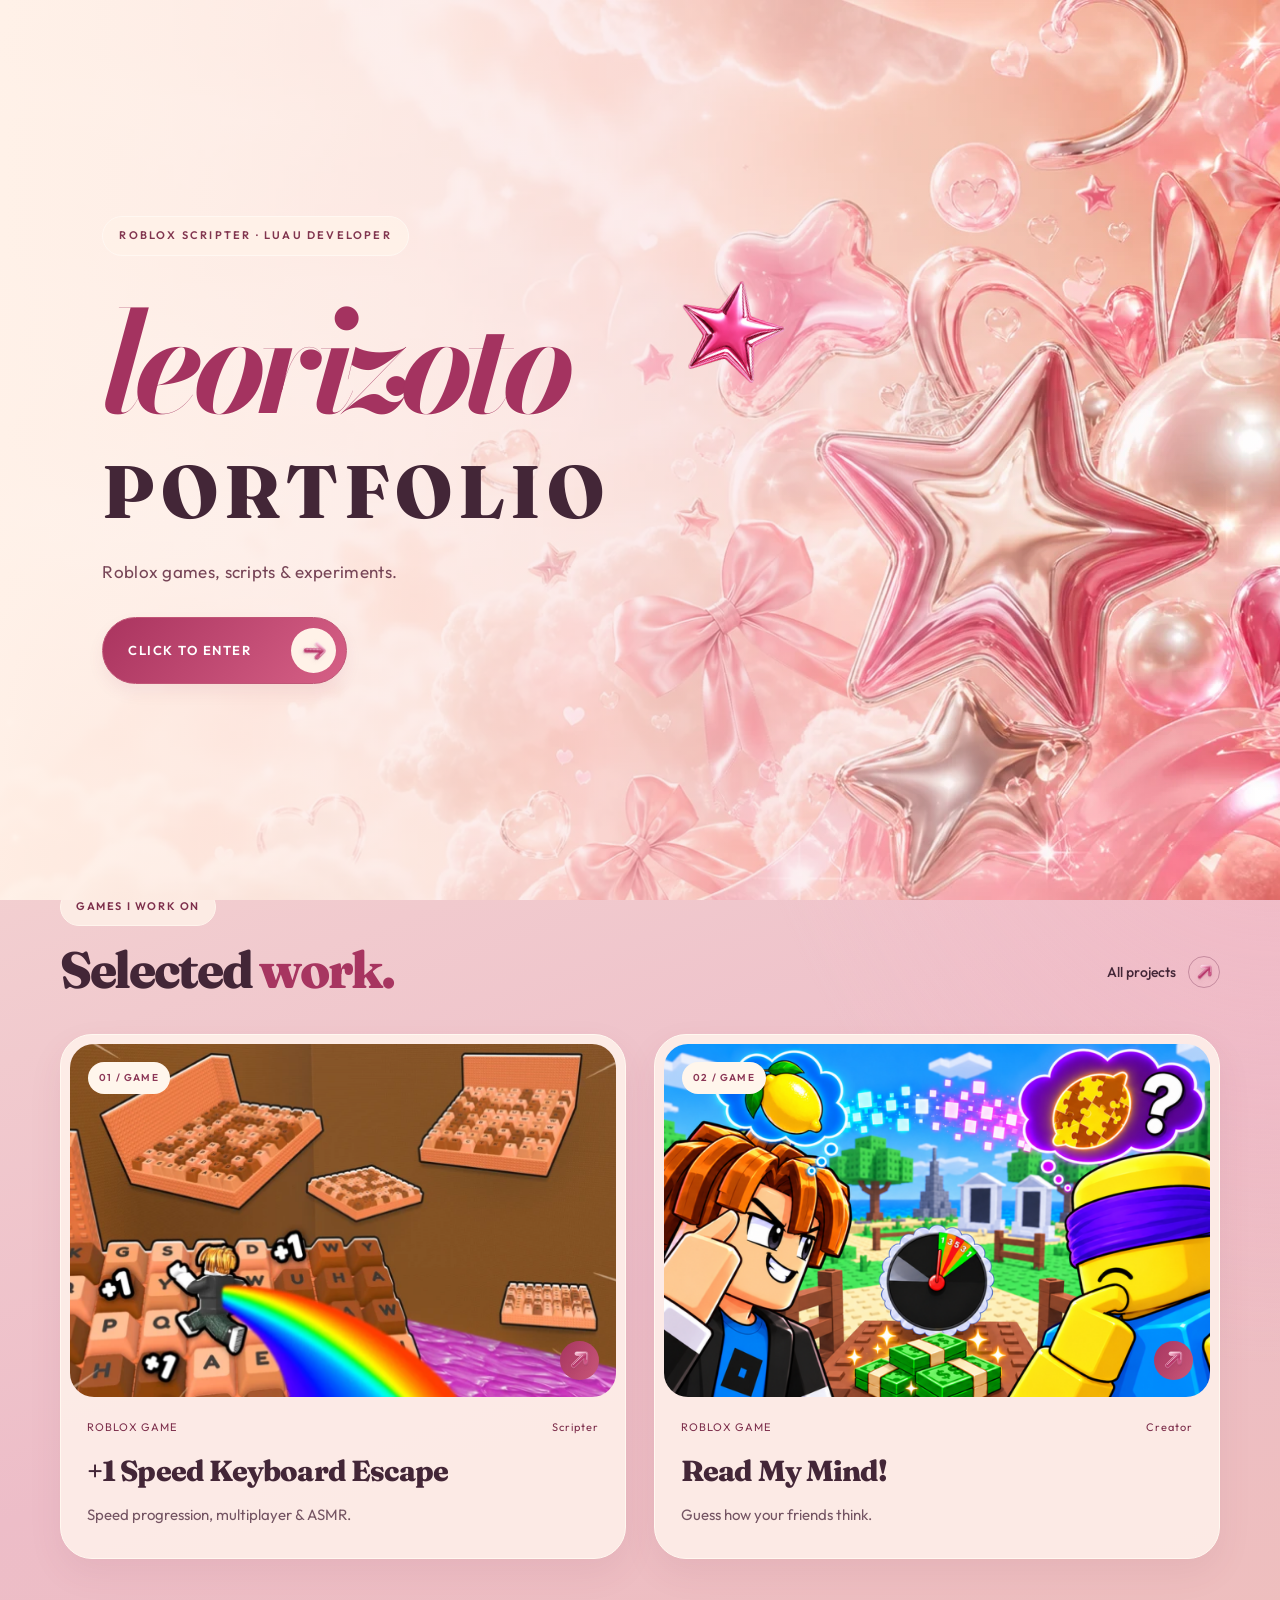
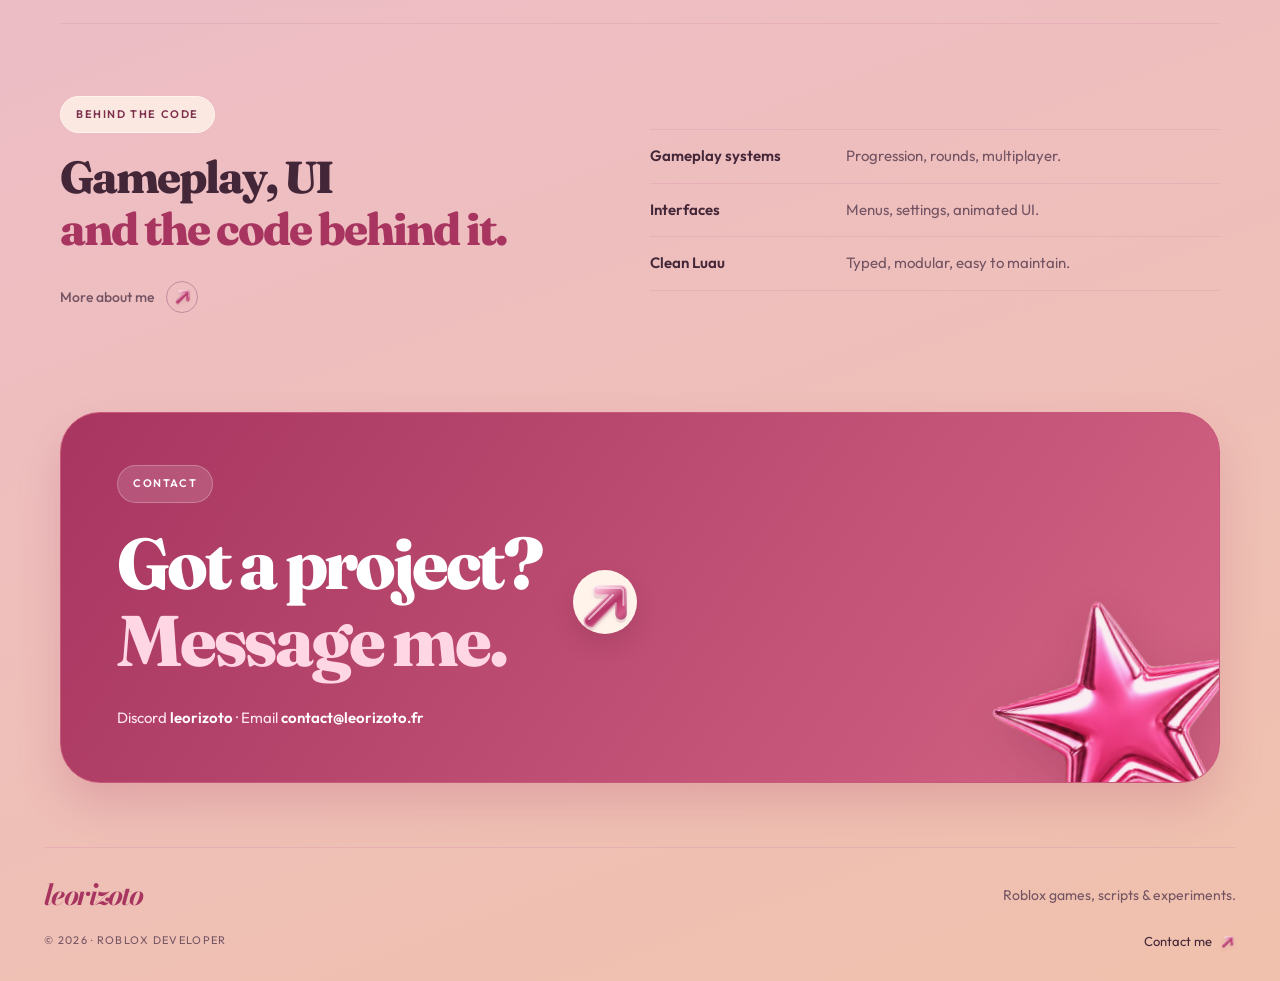
<file: index.html>
<!doctype html><html lang="en"><head><meta charset="utf-8"><meta name="viewport" content="width=device-width,initial-scale=1"><title>Roblox developer — leorizoto</title><meta name="description" content="leorizoto — Roblox developer. Explore games, Luau scripting, gameplay systems and interfaces."><meta name="theme-color" content="#f8eee6"><link rel="icon" href="favicon.jpg"><link rel="preconnect" href="https://fonts.googleapis.com"><link rel="preconnect" href="https://fonts.gstatic.com" crossorigin><link href="https://fonts.googleapis.com/css2?family=Bodoni+Moda:ital,wght@1,700&family=Fraunces:wght@500;600;700;800&family=Outfit:wght@400;500;600;700&display=swap" rel="stylesheet"><link rel="stylesheet" href="styles.css?v=pages-1"><script src="script.js?v=heritage-1" defer></script><script src="analytics.js?v=pages-1" defer></script><script src="game-stats.js?v=2" defer></script><link rel="stylesheet" href="heritage.css?v=7"></head><body><div class="enter-screen" id="enter-screen" role="dialog" aria-modal="true" aria-label="Welcome to leorizoto’s portfolio">
<div class="entrance-panel entrance-left" aria-hidden="true"></div>
<div class="entrance-panel entrance-right" aria-hidden="true"></div>
<div class="enter-cloud">
<img class="enter-sticker" src="star.webp" alt="" decoding="async" width="516" height="473"/>
<span class="entrance-kicker">ROBLOX SCRIPTER · LUAU DEVELOPER</span>
<strong class="entrance-signature">leorizoto</strong>
<span class="entrance-title">PORTFOLIO</span>
<p class="entrance-caption">Roblox games, scripts &amp; experiments.</p>
<button id="enter-button" type="button">
<b>CLICK TO ENTER</b>
<i aria-hidden="true"><img class="rose-arrow enter-arrow" src="rose-arrow.svg" width="26" height="26" alt=""/></i>
</button>
</div>
</div>
<a class="skip-link" href="#main">Skip to content</a><header class="site-header"><nav aria-label="Main navigation"><a class="brand" href="index.html" aria-label="leorizoto home">leorizoto<span class="brand-star" aria-hidden="true">✳</span></a><div class="navlinks"><a href="index.html" aria-current="page">Home</a><a href="projects.html" >Projects</a><a href="about.html" >About</a></div><a class="contact-link" href="contact.html" >Let’s talk <span><img class="rose-arrow" src="rose-arrow.svg" width="26" height="26" alt="" aria-hidden="true"/></span></a></nav></header><main id="main"><section class="hero" id="top">
<img class="hero-sticker s-star" src="star.webp" alt="" aria-hidden="true" width="516" height="473" decoding="async"/>
<img class="hero-sticker s-heart" src="heart.webp" alt="" aria-hidden="true" width="493" height="434" decoding="async"/>
<img class="hero-sticker s-bow" src="bow.webp" alt="" aria-hidden="true" width="493" height="434" decoding="async"/>
<div class="eyebrow">
<i>
</i> AVAILABLE FOR COMMISSION</div>
<h1>
<span>GAME</span>
<br/>SCRIPTER.</h1>
<p>I’m leorizoto. I script Roblox games in <strong>Luau</strong>, from gameplay systems to menus and interfaces.</p>
<div class="actions">
<a class="primary" href="projects.html">Explore my work <b aria-hidden="true"><img class="rose-arrow work-arrow" src="rose-arrow.svg" width="22" height="22" alt=""/></b>
</a>
<a class="play" href="about.html">
<i aria-hidden="true"><img class="rose-play" src="rose-play.svg" width="22" height="22" alt=""/></i> About me</a>
</div>
<a class="hero-proof game-impact" href="keyboard-escape.html" data-project="keyboard-escape"><span class="proof-game"><img src="keyboard-escape.png" alt="" width="768" height="432" decoding="async"/><span><small>SCRIPTER ON</small><b>+1 Speed Keyboard Escape</b></span></span><dl class="proof-stats"><div><dd data-stat="visits" title="6,096,191,564">6.1B</dd><dt>VISITS</dt></div><div><dd data-stat="peak" title="7,263,327">7.26M</dd><dt>PEAK PLAYERS</dt></div><div class="ccu-stat"><dd data-stat="playing" title="219,461">219.46K</dd><dt data-ccu-label data-live="PLAYING NOW" data-stale="LAST SNAPSHOT">PLAYING NOW</dt></div></dl></a>
<div class="profile-cluster">
<img class="portrait-scene" src="dreamscape.webp" alt="" width="1717" height="916" decoding="async"/>
<span class="portrait-label">LEORIZOTO · LUAU</span>
<div class="profile-halo">
</div>
<img src="avatar.jpg" alt="leorizoto" decoding="async" width="736" height="736"/>
</div>
</section><section class="selected wrap"><div class="section-heading"><div><p class="eyebrow">GAMES I WORK ON</p><h2>Selected <em>work.</em></h2></div><a class="text-link" href="projects.html">All projects <span><img class="rose-arrow" src="rose-arrow.svg" width="26" height="26" alt="" aria-hidden="true"/></span></a></div><div class="project-grid"><a class="project-card " href="keyboard-escape.html" data-project="keyboard-escape" data-category="Game"><div class="card-art"><img src="keyboard-escape.png" alt="Players racing across giant chocolate keyboards" width="768" height="432" loading="lazy" decoding="async"><span class="card-number">01 / GAME</span><span class="card-arrow" aria-hidden="true"><img class="rose-arrow" src="rose-arrow.svg" width="26" height="26" alt="" aria-hidden="true"/></span></div><div class="card-copy"><div class="card-meta"><span>ROBLOX GAME</span><span>Scripter</span></div><h3>+1 Speed Keyboard Escape</h3><p>Speed progression, multiplayer &amp; ASMR.</p></div></a><a class="project-card " href="read-my-mind.html" data-project="read-my-mind" data-category="Game"><div class="card-art"><img src="read-my-mind.png" alt="Two Roblox characters trying to read each other’s minds" width="768" height="432" loading="lazy" decoding="async"><span class="card-number">02 / GAME</span><span class="card-arrow" aria-hidden="true"><img class="rose-arrow" src="rose-arrow.svg" width="26" height="26" alt="" aria-hidden="true"/></span></div><div class="card-copy"><div class="card-meta"><span>ROBLOX GAME</span><span>Creator</span></div><h3>Read My Mind!</h3><p>Guess how your friends think.</p></div></a></div></section><section class="home-about wrap"><div class="home-about-copy"><p class="eyebrow">BEHIND THE CODE</p><h2>Gameplay, UI<br><em>and the code behind it.</em></h2><ul class="craft-list"><li><b>Gameplay systems</b><span>Progression, rounds, multiplayer.</span></li><li><b>Interfaces</b><span>Menus, settings, animated UI.</span></li><li><b>Clean Luau</b><span>Typed, modular, easy to maintain.</span></li></ul><a class="text-link" href="about.html">More about me <span><img class="rose-arrow" src="rose-arrow.svg" width="26" height="26" alt="" aria-hidden="true"/></span></a></div></section><section class="end-note wrap"><img class="end-sticker" src="star.webp" alt="" aria-hidden="true" width="516" height="473" loading="lazy" decoding="async"/><p class="eyebrow">CONTACT</p><a href="contact.html">Got a project?<br><em>Message me.</em> <b><img class="rose-arrow" src="rose-arrow.svg" width="26" height="26" alt="" aria-hidden="true"/></b></a><p class="end-contacts">Discord <b>leorizoto</b> · Email <b>contact@leorizoto.fr</b></p></section></main><footer><a class="brand" href="index.html">leorizoto</a><p>Roblox games, scripts &amp; experiments.</p><span>© 2026 · ROBLOX DEVELOPER</span><a href="contact.html">Contact me <img class="rose-arrow" src="rose-arrow.svg" width="26" height="26" alt="" aria-hidden="true"/></a></footer><p class="copy-status" id="copy-status" role="status" aria-live="polite" hidden></p></body></html>
</file>
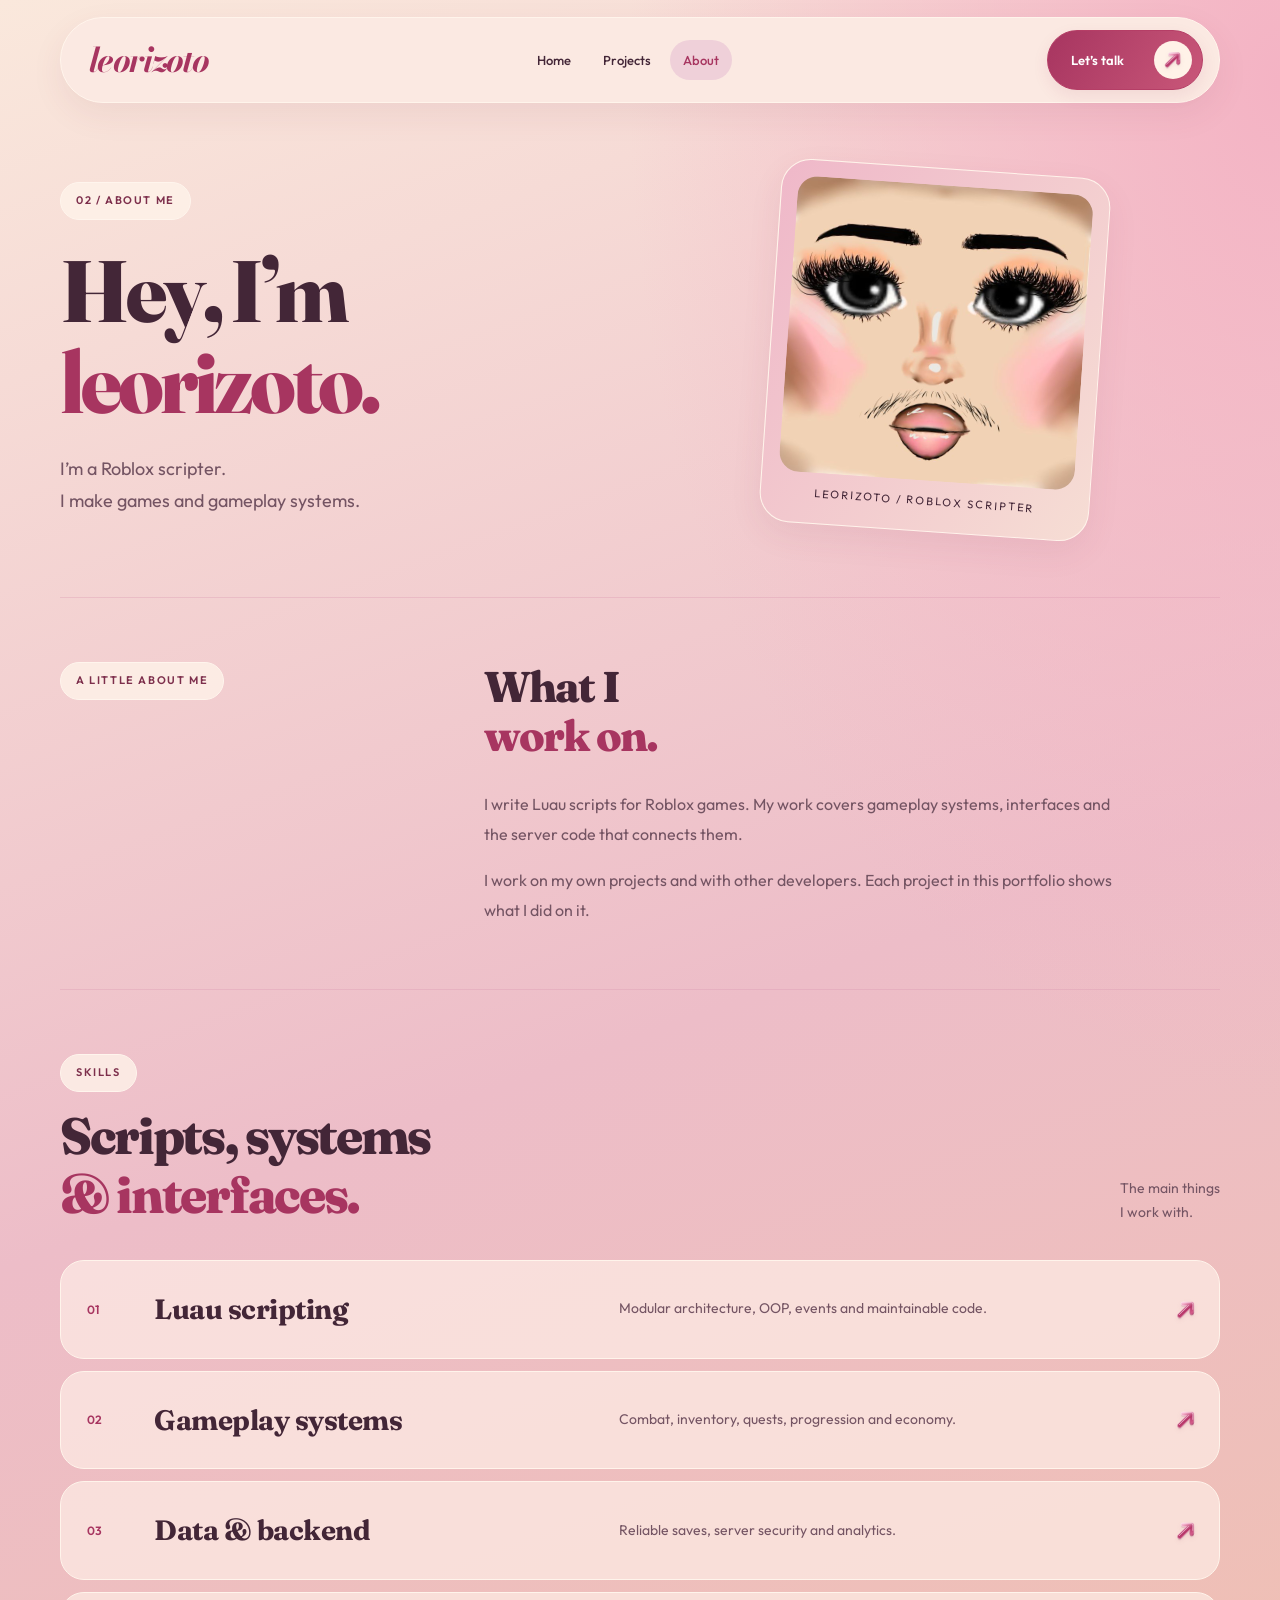
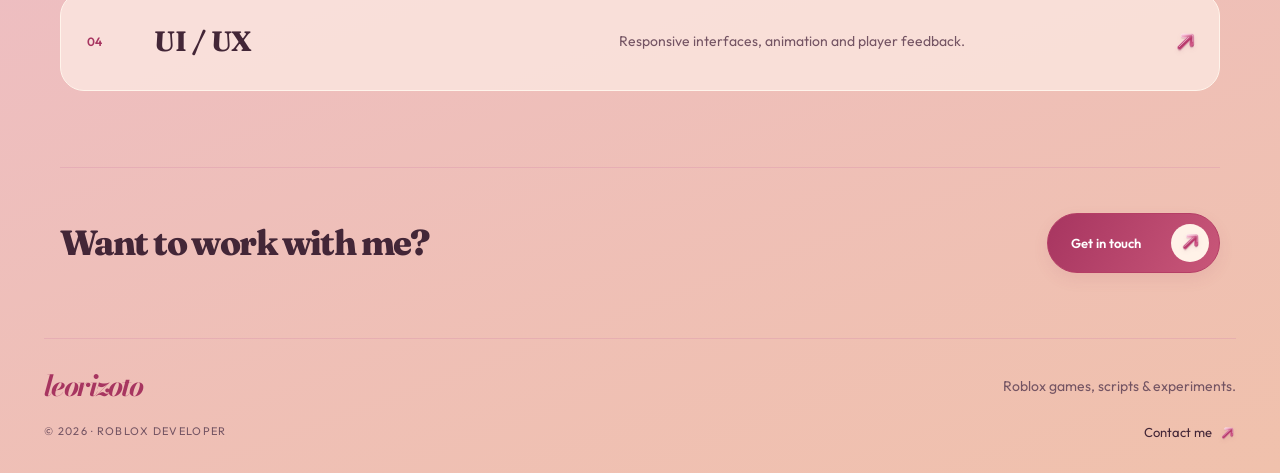
<file: about.html>
<!doctype html><html lang="en"><head><meta charset="utf-8"><meta name="viewport" content="width=device-width,initial-scale=1"><title>About — leorizoto</title><meta name="description" content="leorizoto — Roblox developer. Explore games, Luau scripting, gameplay systems and interfaces."><meta name="theme-color" content="#f8eee6"><link rel="icon" href="favicon.jpg"><link rel="preconnect" href="https://fonts.googleapis.com"><link rel="preconnect" href="https://fonts.gstatic.com" crossorigin><link href="https://fonts.googleapis.com/css2?family=Bodoni+Moda:ital,wght@1,700&family=Fraunces:wght@500;600;700;800&family=Outfit:wght@400;500;600;700&display=swap" rel="stylesheet"><link rel="stylesheet" href="styles.css?v=pages-1"><script src="script.js?v=heritage-1" defer></script><script src="analytics.js?v=pages-1" defer></script><link rel="stylesheet" href="heritage.css?v=7"></head><body><a class="skip-link" href="#main">Skip to content</a><header class="site-header"><nav aria-label="Main navigation"><a class="brand" href="index.html" aria-label="leorizoto home">leorizoto<span class="brand-star" aria-hidden="true">✳</span></a><div class="navlinks"><a href="index.html" >Home</a><a href="projects.html" >Projects</a><a href="about.html" aria-current="page">About</a></div><a class="contact-link" href="contact.html" >Let’s talk <span><img class="rose-arrow" src="rose-arrow.svg" width="26" height="26" alt="" aria-hidden="true"/></span></a></nav></header><main id="main"><section class="about-intro wrap"><div><p class="eyebrow">02 / ABOUT ME</p><h1>Hey, I’m<br><em>leorizoto.</em></h1><p class="intro">I’m a Roblox scripter.<br>I make games and gameplay systems.</p></div><div class="about-avatar"><img src="avatar.jpg" width="736" height="736" alt="leorizoto’s avatar"><span>LEORIZOTO / ROBLOX SCRIPTER</span></div></section><section class="about-story wrap"><p class="eyebrow">A LITTLE ABOUT ME</p><div><h2>What I<br><em>work on.</em></h2><p>I write Luau scripts for Roblox games. My work covers gameplay systems, interfaces and the server code that connects them.</p><p>I work on my own projects and with other developers. Each project in this portfolio shows what I did on it.</p></div></section><section class="expertise wrap" id="skills"><div class="section-heading"><div><p class="eyebrow">SKILLS</p><h2>Scripts, systems<br><em>&amp; interfaces.</em></h2></div><p>The main things<br>I work with.</p></div><div class="expertise-list"><article><span>01</span><h3>Luau scripting</h3><p>Modular architecture, OOP, events and maintainable code.</p><b aria-hidden="true"><img class="rose-arrow" src="rose-arrow.svg" width="26" height="26" alt="" aria-hidden="true"/></b></article><article><span>02</span><h3>Gameplay systems</h3><p>Combat, inventory, quests, progression and economy.</p><b aria-hidden="true"><img class="rose-arrow" src="rose-arrow.svg" width="26" height="26" alt="" aria-hidden="true"/></b></article><article><span>03</span><h3>Data & backend</h3><p>Reliable saves, server security and analytics.</p><b aria-hidden="true"><img class="rose-arrow" src="rose-arrow.svg" width="26" height="26" alt="" aria-hidden="true"/></b></article><article><span>04</span><h3>UI / UX</h3><p>Responsive interfaces, animation and player feedback.</p><b aria-hidden="true"><img class="rose-arrow" src="rose-arrow.svg" width="26" height="26" alt="" aria-hidden="true"/></b></article></div></section><section class="small-cta wrap"><h2>Want to work with me?</h2><a class="button" href="contact.html">Get in touch <span><img class="rose-arrow" src="rose-arrow.svg" width="26" height="26" alt="" aria-hidden="true"/></span></a></section></main><footer><a class="brand" href="index.html">leorizoto</a><p>Roblox games, scripts &amp; experiments.</p><span>© 2026 · ROBLOX DEVELOPER</span><a href="contact.html">Contact me <img class="rose-arrow" src="rose-arrow.svg" width="26" height="26" alt="" aria-hidden="true"/></a></footer><p class="copy-status" id="copy-status" role="status" aria-live="polite" hidden></p></body></html>
</file>
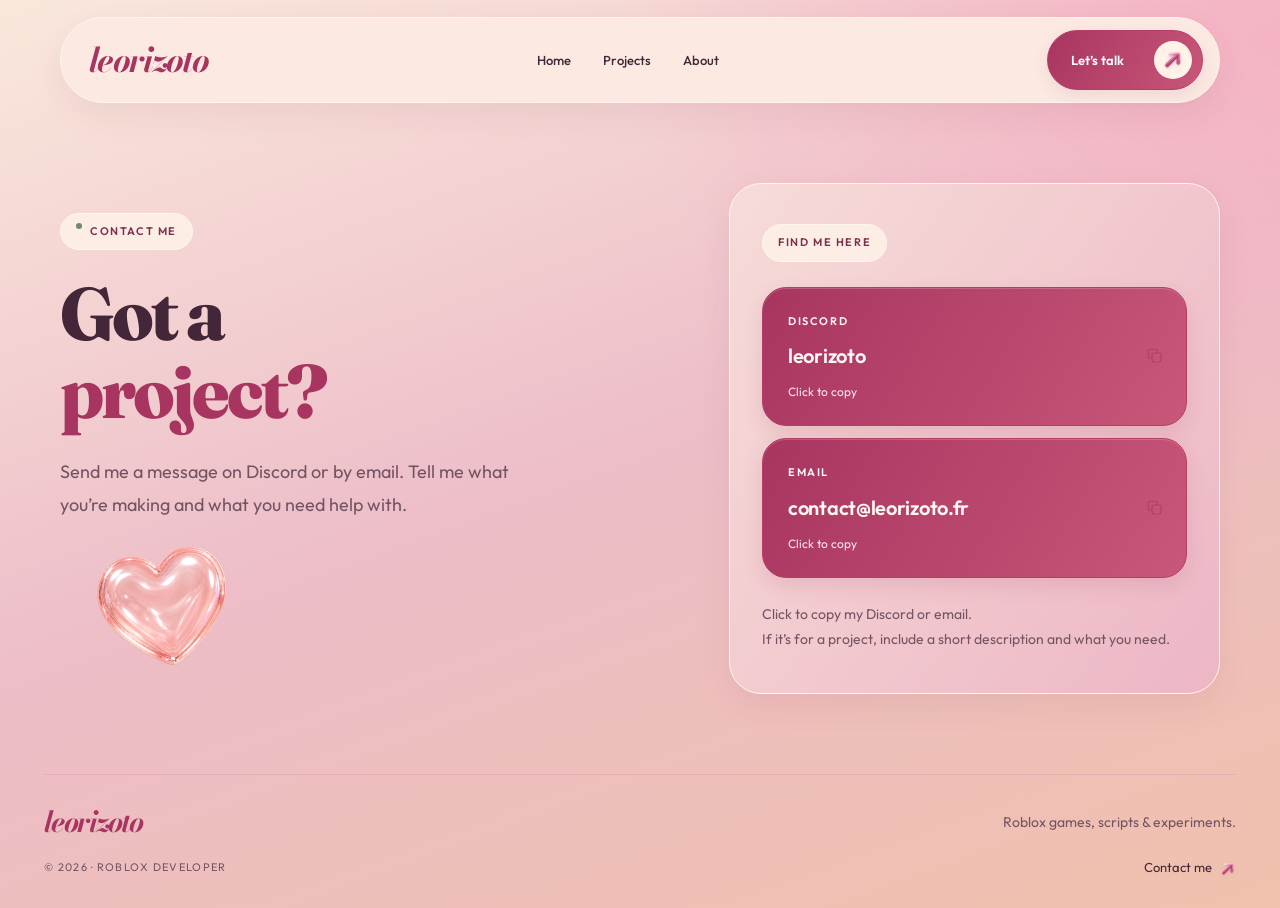
<file: contact.html>
<!doctype html><html lang="en"><head><meta charset="utf-8"><meta name="viewport" content="width=device-width,initial-scale=1"><title>Contact — leorizoto</title><meta name="description" content="leorizoto — Roblox developer. Explore games, Luau scripting, gameplay systems and interfaces."><meta name="theme-color" content="#f8eee6"><link rel="icon" href="favicon.jpg"><link rel="preconnect" href="https://fonts.googleapis.com"><link rel="preconnect" href="https://fonts.gstatic.com" crossorigin><link href="https://fonts.googleapis.com/css2?family=Bodoni+Moda:ital,wght@1,700&family=Fraunces:wght@500;600;700;800&family=Outfit:wght@400;500;600;700&display=swap" rel="stylesheet"><link rel="stylesheet" href="styles.css?v=pages-1"><script src="script.js?v=heritage-1" defer></script><script src="analytics.js?v=pages-1" defer></script><link rel="stylesheet" href="heritage.css?v=7"></head><body><a class="skip-link" href="#main">Skip to content</a><header class="site-header"><nav aria-label="Main navigation"><a class="brand" href="index.html" aria-label="leorizoto home">leorizoto<span class="brand-star" aria-hidden="true">✳</span></a><div class="navlinks"><a href="index.html" >Home</a><a href="projects.html" >Projects</a><a href="about.html" >About</a></div><a class="contact-link" href="contact.html" aria-current="page">Let’s talk <span><img class="rose-arrow" src="rose-arrow.svg" width="26" height="26" alt="" aria-hidden="true"/></span></a></nav></header><main id="main"><section class="contact-page wrap"><div><p class="eyebrow"><span class="status-dot"></span> CONTACT ME</p><h1>Got a<br><em>project?</em></h1><p class="intro">Send me a message on Discord or by email. Tell me what you’re making and what you need help with.</p><img class="contact-heart" src="heart.webp" width="493" height="434" alt=""></div><div class="contact-panel"><p class="eyebrow">FIND ME HERE</p><div class="contact-options">
<button class="contact-card discord" type="button" aria-label="Copy Discord username leorizoto"><span class="contact-label">DISCORD</span><span class="contact-value">leorizoto</span><span class="contact-hint">Click to copy</span><svg viewBox="0 0 24 24" width="22" height="22" fill="none" stroke="currentColor" stroke-width="1.5" aria-hidden="true"><rect x="8" y="8" width="12" height="12" rx="3"/><path d="M15 8V5a2 2 0 0 0-2-2H5a2 2 0 0 0-2 2v8a2 2 0 0 0 2 2h3"/></svg></button>
<button class="contact-card email-contact" type="button" aria-label="Copy email contact@leorizoto.fr"><span class="contact-label">EMAIL</span><span class="contact-value">contact@leorizoto.fr</span><span class="contact-hint">Click to copy</span><svg viewBox="0 0 24 24" width="22" height="22" fill="none" stroke="currentColor" stroke-width="1.5" aria-hidden="true"><rect x="8" y="8" width="12" height="12" rx="3"/><path d="M15 8V5a2 2 0 0 0-2-2H5a2 2 0 0 0-2 2v8a2 2 0 0 0 2 2h3"/></svg></button>
</div><p class="contact-note">Click to copy my Discord or email.<br>If it’s for a project, include a short description and what you need.</p></div></section></main><footer><a class="brand" href="index.html">leorizoto</a><p>Roblox games, scripts &amp; experiments.</p><span>© 2026 · ROBLOX DEVELOPER</span><a href="contact.html">Contact me <img class="rose-arrow" src="rose-arrow.svg" width="26" height="26" alt="" aria-hidden="true"/></a></footer><p class="copy-status" id="copy-status" role="status" aria-live="polite" hidden></p></body></html>
</file>
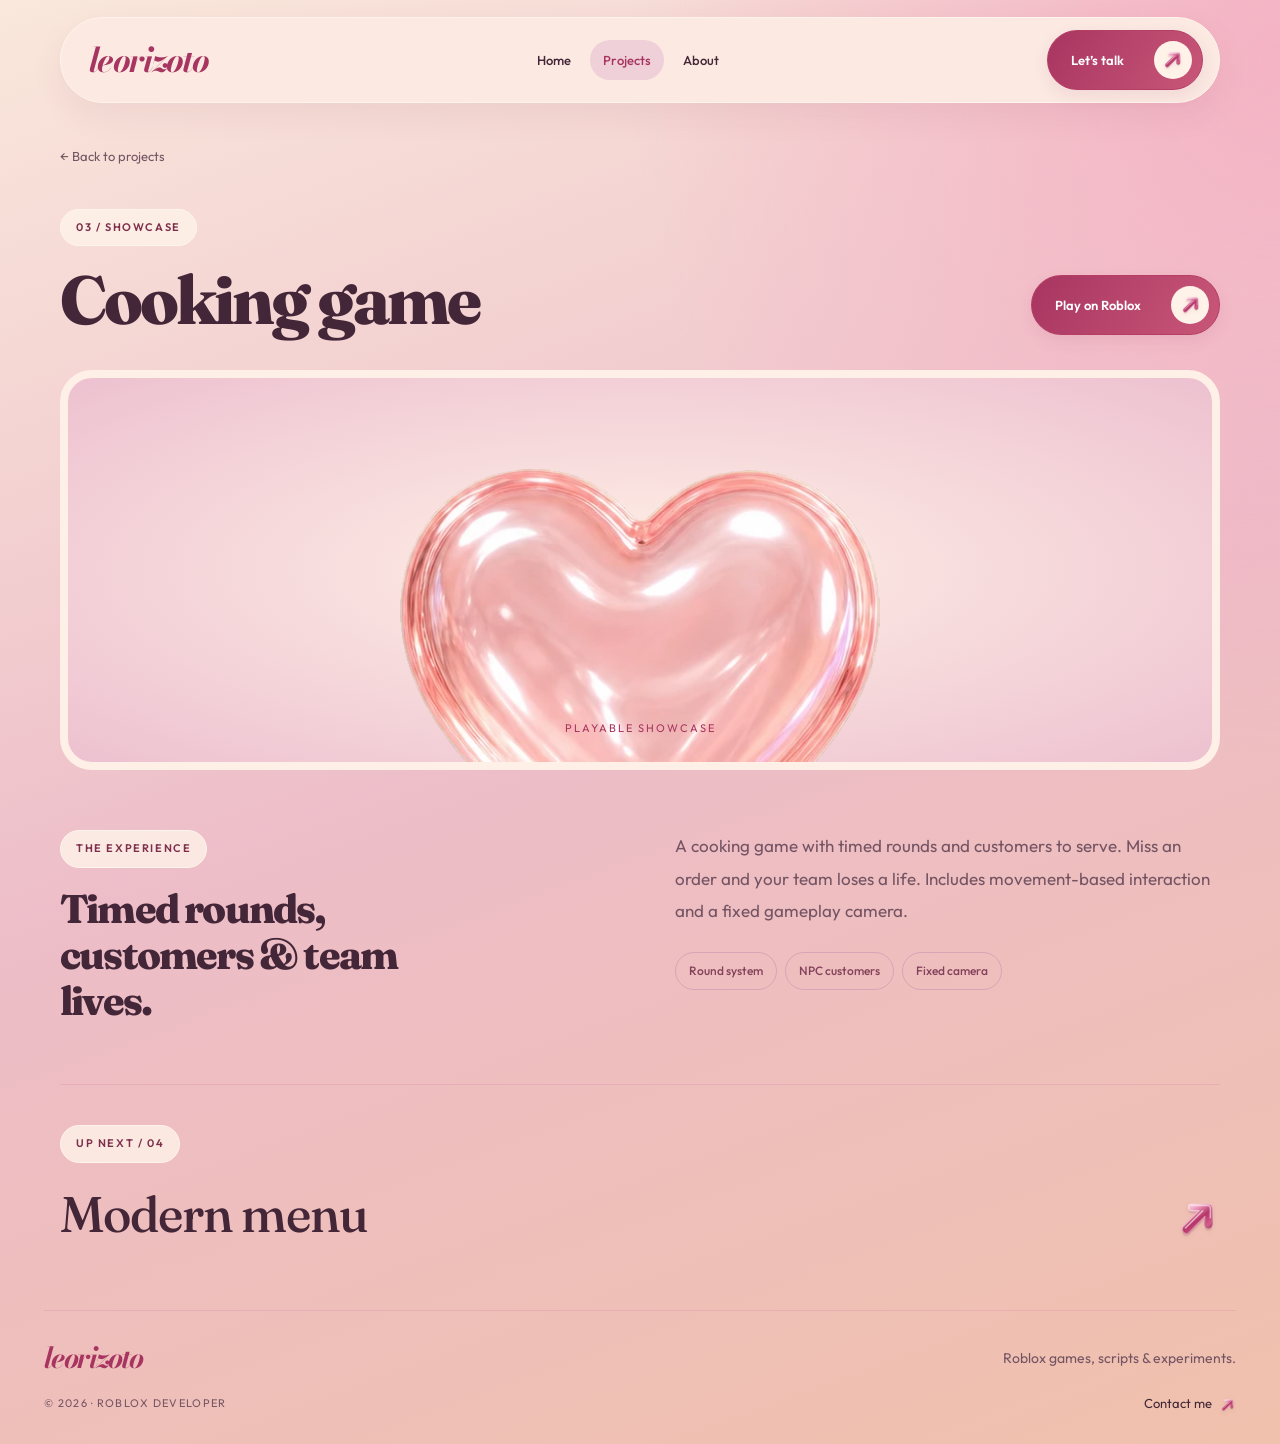
<file: cooking-game.html>
<!doctype html><html lang="en"><head><meta charset="utf-8"><meta name="viewport" content="width=device-width,initial-scale=1"><title>Cooking game — leorizoto</title><meta name="description" content="leorizoto — Roblox developer. Explore games, Luau scripting, gameplay systems and interfaces."><meta name="theme-color" content="#f8eee6"><link rel="icon" href="favicon.jpg"><link rel="preconnect" href="https://fonts.googleapis.com"><link rel="preconnect" href="https://fonts.gstatic.com" crossorigin><link href="https://fonts.googleapis.com/css2?family=Bodoni+Moda:ital,wght@1,700&family=Fraunces:wght@500;600;700;800&family=Outfit:wght@400;500;600;700&display=swap" rel="stylesheet"><link rel="stylesheet" href="styles.css?v=pages-1"><script src="script.js?v=heritage-1" defer></script><script src="analytics.js?v=pages-1" defer></script><link rel="stylesheet" href="heritage.css?v=7"></head><body><a class="skip-link" href="#main">Skip to content</a><header class="site-header"><nav aria-label="Main navigation"><a class="brand" href="index.html" aria-label="leorizoto home">leorizoto<span class="brand-star" aria-hidden="true">✳</span></a><div class="navlinks"><a href="index.html" >Home</a><a href="projects.html" aria-current="page">Projects</a><a href="about.html" >About</a></div><a class="contact-link" href="contact.html" >Let’s talk <span><img class="rose-arrow" src="rose-arrow.svg" width="26" height="26" alt="" aria-hidden="true"/></span></a></nav></header><main id="main"><section class="project-heading wrap"><a class="back-link" href="projects.html">← Back to projects</a><div class="project-title"><div><p class="eyebrow">03 / SHOWCASE</p><h1>Cooking game</h1></div><a class="button" href="https://www.roblox.com/games/85839579546169/Showcase-Cooking-Game" data-external="Play cooking-game" target="_blank" rel="noopener noreferrer">Play on Roblox <span><img class="rose-arrow" src="rose-arrow.svg" width="26" height="26" alt="" aria-hidden="true"/></span></a></div><div class="project-cover illustrated"><img src="heart.webp" alt="Pink glass heart illustration" width="768" height="432" fetchpriority="high"><span>PLAYABLE SHOWCASE</span></div></section><section class="project-story wrap"><div><p class="eyebrow">THE EXPERIENCE</p><h2>Timed rounds, customers &amp; team lives.</h2></div><div><p>A cooking game with timed rounds and customers to serve. Miss an order and your team loses a life. Includes movement-based interaction and a fixed gameplay camera.</p><div class="tags"><span>Round system</span><span>NPC customers</span><span>Fixed camera</span></div></div></section><section class="next-project wrap"><p class="eyebrow">UP NEXT / 04</p><a href="modern-menu.html" data-project="modern-menu" data-category="Showcase">Modern menu <span><img class="rose-arrow" src="rose-arrow.svg" width="26" height="26" alt="" aria-hidden="true"/></span></a></section></main><footer><a class="brand" href="index.html">leorizoto</a><p>Roblox games, scripts &amp; experiments.</p><span>© 2026 · ROBLOX DEVELOPER</span><a href="contact.html">Contact me <img class="rose-arrow" src="rose-arrow.svg" width="26" height="26" alt="" aria-hidden="true"/></a></footer><p class="copy-status" id="copy-status" role="status" aria-live="polite" hidden></p></body></html>
</file>
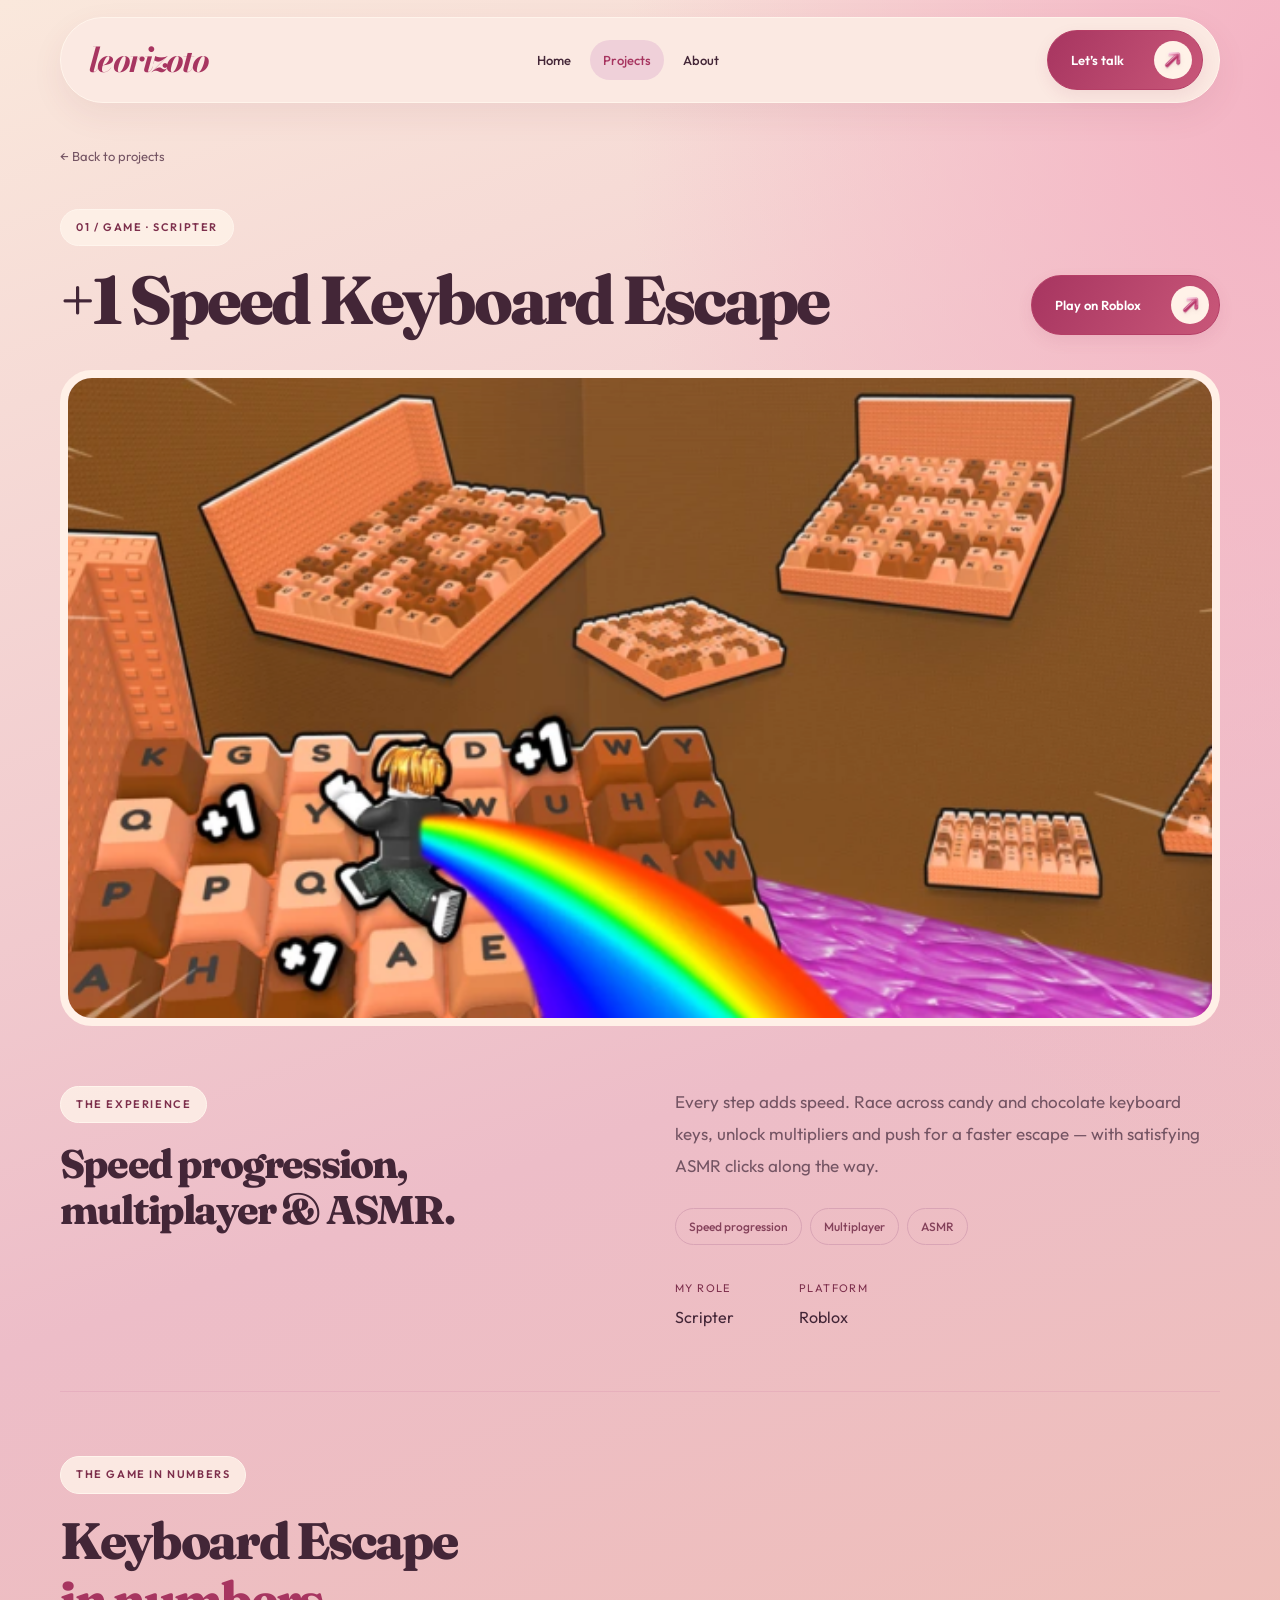
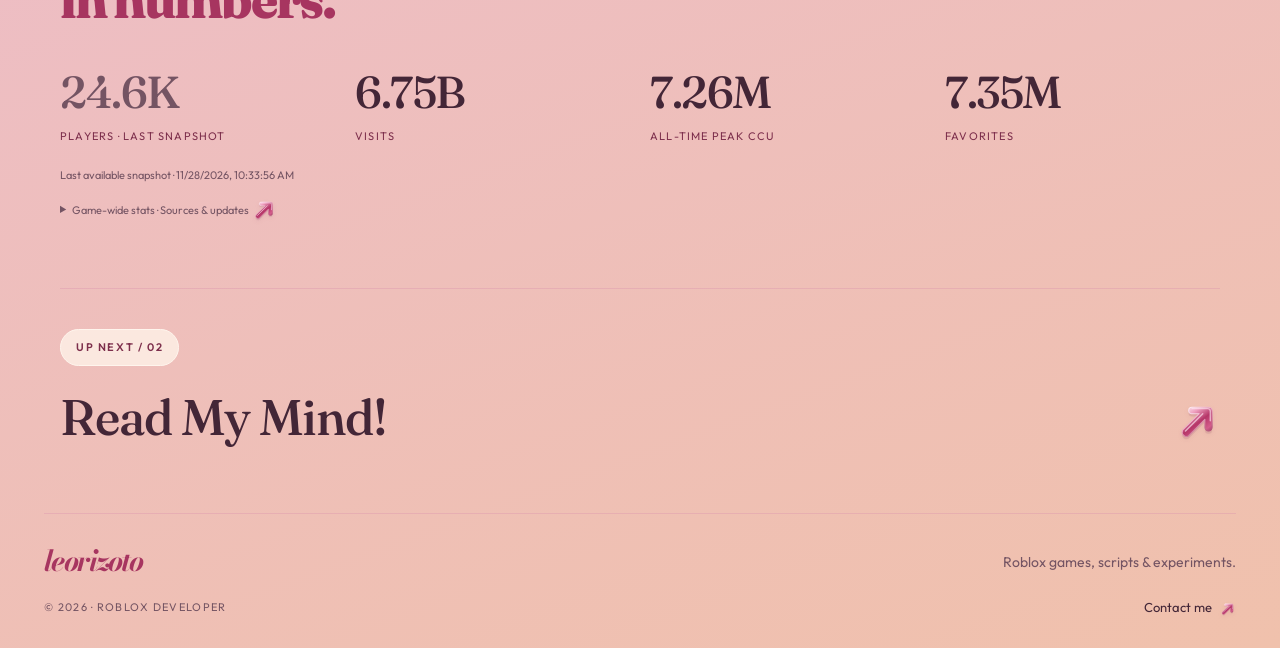
<file: keyboard-escape.html>
<!doctype html><html lang="en"><head><meta charset="utf-8"><meta name="viewport" content="width=device-width,initial-scale=1"><title>+1 Speed Keyboard Escape — leorizoto</title><meta name="description" content="leorizoto — Roblox developer. Explore games, Luau scripting, gameplay systems and interfaces."><meta name="theme-color" content="#f8eee6"><link rel="icon" href="favicon.jpg"><link rel="preconnect" href="https://fonts.googleapis.com"><link rel="preconnect" href="https://fonts.gstatic.com" crossorigin><link href="https://fonts.googleapis.com/css2?family=Bodoni+Moda:ital,wght@1,700&family=Fraunces:wght@500;600;700;800&family=Outfit:wght@400;500;600;700&display=swap" rel="stylesheet"><link rel="stylesheet" href="styles.css?v=pages-1"><script src="script.js?v=heritage-1" defer></script><script src="analytics.js?v=pages-1" defer></script><script src="game-stats.js?v=2" defer></script><link rel="stylesheet" href="heritage.css?v=7"></head><body><a class="skip-link" href="#main">Skip to content</a><header class="site-header"><nav aria-label="Main navigation"><a class="brand" href="index.html" aria-label="leorizoto home">leorizoto<span class="brand-star" aria-hidden="true">✳</span></a><div class="navlinks"><a href="index.html" >Home</a><a href="projects.html" aria-current="page">Projects</a><a href="about.html" >About</a></div><a class="contact-link" href="contact.html" >Let’s talk <span><img class="rose-arrow" src="rose-arrow.svg" width="26" height="26" alt="" aria-hidden="true"/></span></a></nav></header><main id="main"><section class="project-heading wrap"><a class="back-link" href="projects.html">← Back to projects</a><div class="project-title"><div><p class="eyebrow">01 / GAME · SCRIPTER</p><h1>+1 Speed Keyboard Escape</h1></div><a class="button" href="https://www.roblox.com/games/95082159892680/1-Speed-Keyboard-Escape-Candy-Chocolate" data-external="Play keyboard-escape" target="_blank" rel="noopener noreferrer">Play on Roblox <span><img class="rose-arrow" src="rose-arrow.svg" width="26" height="26" alt="" aria-hidden="true"/></span></a></div><div class="project-cover "><img src="keyboard-escape.png" alt="Players racing across giant chocolate keyboards" width="768" height="432" fetchpriority="high"></div></section><section class="project-story wrap"><div><p class="eyebrow">THE EXPERIENCE</p><h2>Speed progression, multiplayer &amp; ASMR.</h2></div><div><p>Every step adds speed. Race across candy and chocolate keyboard keys, unlock multipliers and push for a faster escape — with satisfying ASMR clicks along the way.</p><div class="tags"><span>Speed progression</span><span>Multiplayer</span><span>ASMR</span></div><dl class="project-facts"><div><dt>MY ROLE</dt><dd>Scripter</dd></div><div><dt>PLATFORM</dt><dd>Roblox</dd></div></dl></div></section><section class="reach wrap"><p class="eyebrow">THE GAME IN NUMBERS</p><h2>Keyboard Escape<br><em>in numbers.</em></h2><div class="game-impact">
<dl class="game-stats"><div class="ccu-stat"><dd data-stat="playing" title="219461">219.46K</dd><dt data-ccu-label>PLAYERS ONLINE · CCU</dt></div><div><dd data-stat="visits" title="6096191564">6.1B</dd><dt>VISITS</dt></div><div><dd data-stat="peak" title="7263327">7.26M</dd><dt>ALL-TIME PEAK CCU</dt></div><div><dd data-stat="favorites" title="6756717">6.76M</dd><dt>FAVORITES</dt></div></dl>
<p class="stats-updated">Snapshot · 26 Sep 2026, 13:51 UTC</p>
<details class="stats-sources"><summary>Game-wide stats · Sources &amp; updates <img class="rose-arrow" src="rose-arrow.svg" width="26" height="26" alt="" aria-hidden="true"/></summary><p>Players online (CCU), visits and favorites: <a href="https://games.roblox.com/v1/games?universeIds=9584852943" target="_blank" rel="noopener noreferrer">Roblox</a>. Automatic collection is scheduled every 5 minutes; updates can be delayed.<br/>Recorded all-time peak: <span data-peak-detail>7,263,327 concurrent players · 2026-07-18</span> — <a href="https://www.rolimons.com/game/95082159892680" target="_blank" rel="noopener noreferrer">Rolimon’s</a>, checked daily.<br/>Numbers describe the entire game. If an update is unavailable, the last successful snapshot is retained.</p></details>
</div></section><section class="next-project wrap"><p class="eyebrow">UP NEXT / 02</p><a href="read-my-mind.html" data-project="read-my-mind" data-category="Game">Read My Mind! <span><img class="rose-arrow" src="rose-arrow.svg" width="26" height="26" alt="" aria-hidden="true"/></span></a></section></main><footer><a class="brand" href="index.html">leorizoto</a><p>Roblox games, scripts &amp; experiments.</p><span>© 2026 · ROBLOX DEVELOPER</span><a href="contact.html">Contact me <img class="rose-arrow" src="rose-arrow.svg" width="26" height="26" alt="" aria-hidden="true"/></a></footer><p class="copy-status" id="copy-status" role="status" aria-live="polite" hidden></p></body></html>
</file>
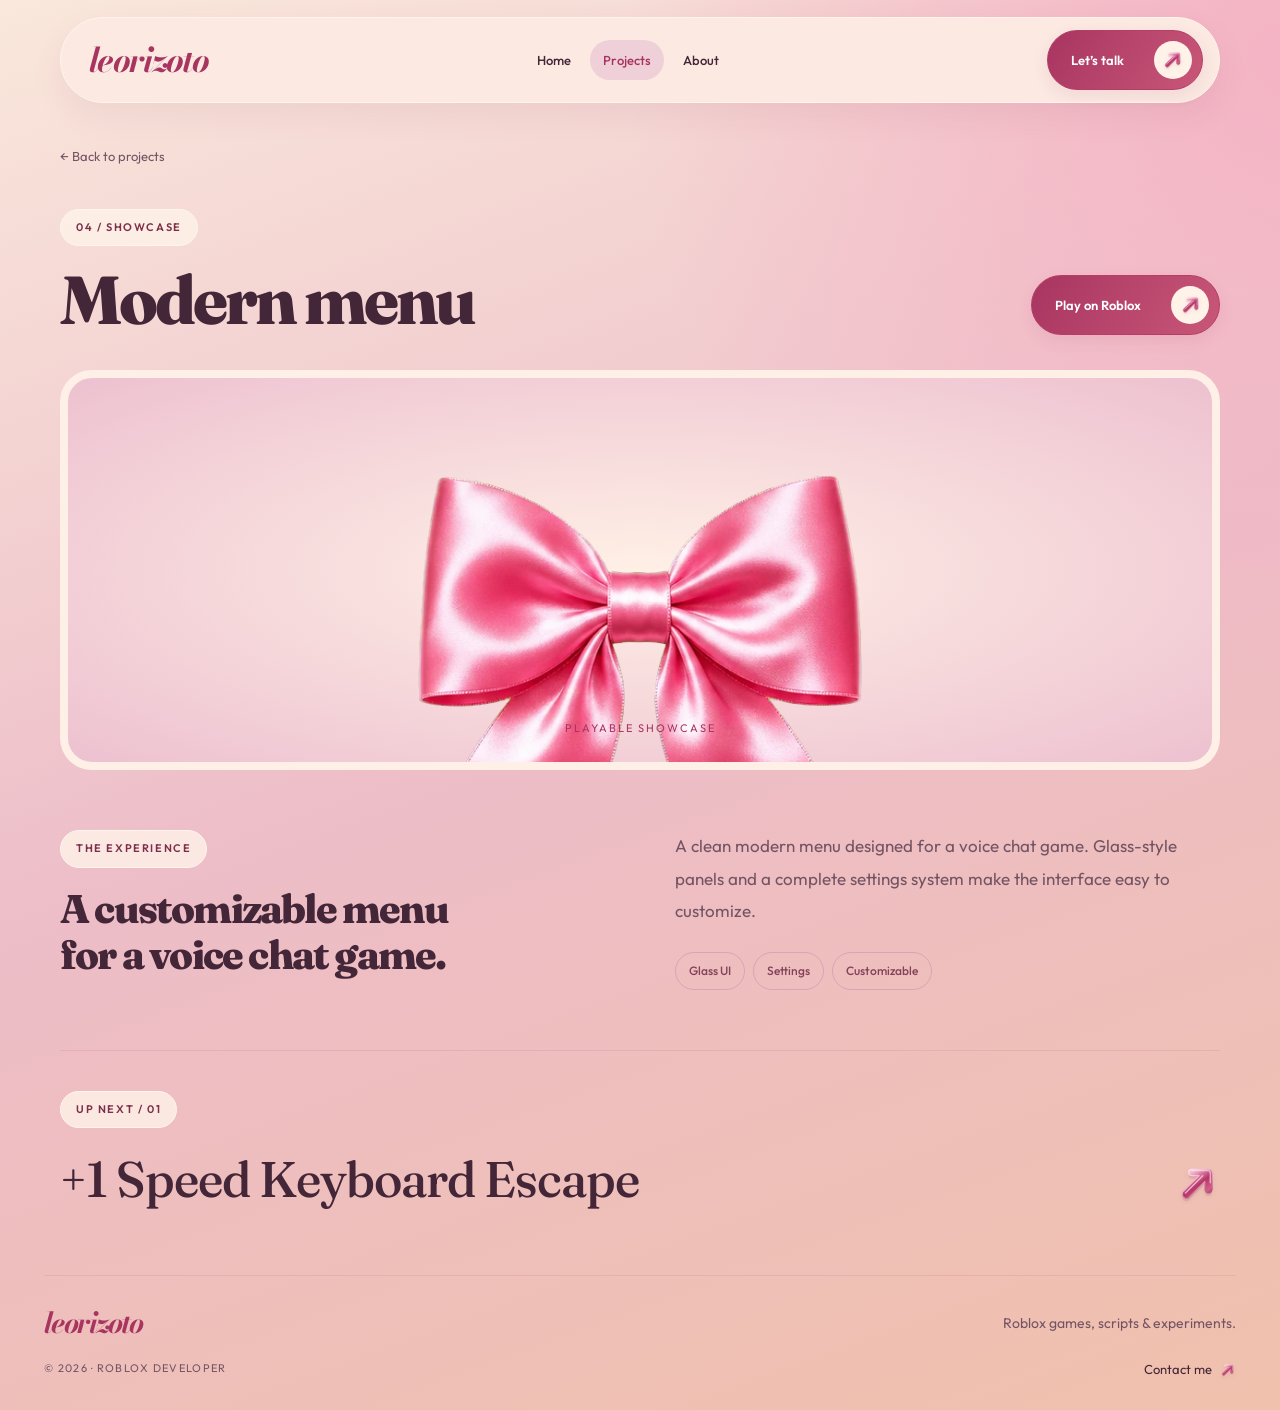
<file: modern-menu.html>
<!doctype html><html lang="en"><head><meta charset="utf-8"><meta name="viewport" content="width=device-width,initial-scale=1"><title>Modern menu — leorizoto</title><meta name="description" content="leorizoto — Roblox developer. Explore games, Luau scripting, gameplay systems and interfaces."><meta name="theme-color" content="#f8eee6"><link rel="icon" href="favicon.jpg"><link rel="preconnect" href="https://fonts.googleapis.com"><link rel="preconnect" href="https://fonts.gstatic.com" crossorigin><link href="https://fonts.googleapis.com/css2?family=Bodoni+Moda:ital,wght@1,700&family=Fraunces:wght@500;600;700;800&family=Outfit:wght@400;500;600;700&display=swap" rel="stylesheet"><link rel="stylesheet" href="styles.css?v=pages-1"><script src="script.js?v=heritage-1" defer></script><script src="analytics.js?v=pages-1" defer></script><link rel="stylesheet" href="heritage.css?v=7"></head><body><a class="skip-link" href="#main">Skip to content</a><header class="site-header"><nav aria-label="Main navigation"><a class="brand" href="index.html" aria-label="leorizoto home">leorizoto<span class="brand-star" aria-hidden="true">✳</span></a><div class="navlinks"><a href="index.html" >Home</a><a href="projects.html" aria-current="page">Projects</a><a href="about.html" >About</a></div><a class="contact-link" href="contact.html" >Let’s talk <span><img class="rose-arrow" src="rose-arrow.svg" width="26" height="26" alt="" aria-hidden="true"/></span></a></nav></header><main id="main"><section class="project-heading wrap"><a class="back-link" href="projects.html">← Back to projects</a><div class="project-title"><div><p class="eyebrow">04 / SHOWCASE</p><h1>Modern menu</h1></div><a class="button" href="https://www.roblox.com/games/116627717607931/Showcase-Modern-Menu" data-external="Play modern-menu" target="_blank" rel="noopener noreferrer">Play on Roblox <span><img class="rose-arrow" src="rose-arrow.svg" width="26" height="26" alt="" aria-hidden="true"/></span></a></div><div class="project-cover illustrated"><img src="bow.webp" alt="Pink glass bow illustration" width="768" height="432" fetchpriority="high"><span>PLAYABLE SHOWCASE</span></div></section><section class="project-story wrap"><div><p class="eyebrow">THE EXPERIENCE</p><h2>A customizable menu for a voice chat game.</h2></div><div><p>A clean modern menu designed for a voice chat game. Glass-style panels and a complete settings system make the interface easy to customize.</p><div class="tags"><span>Glass UI</span><span>Settings</span><span>Customizable</span></div></div></section><section class="next-project wrap"><p class="eyebrow">UP NEXT / 01</p><a href="keyboard-escape.html" data-project="keyboard-escape" data-category="Game">+1 Speed Keyboard Escape <span><img class="rose-arrow" src="rose-arrow.svg" width="26" height="26" alt="" aria-hidden="true"/></span></a></section></main><footer><a class="brand" href="index.html">leorizoto</a><p>Roblox games, scripts &amp; experiments.</p><span>© 2026 · ROBLOX DEVELOPER</span><a href="contact.html">Contact me <img class="rose-arrow" src="rose-arrow.svg" width="26" height="26" alt="" aria-hidden="true"/></a></footer><p class="copy-status" id="copy-status" role="status" aria-live="polite" hidden></p></body></html>
</file>
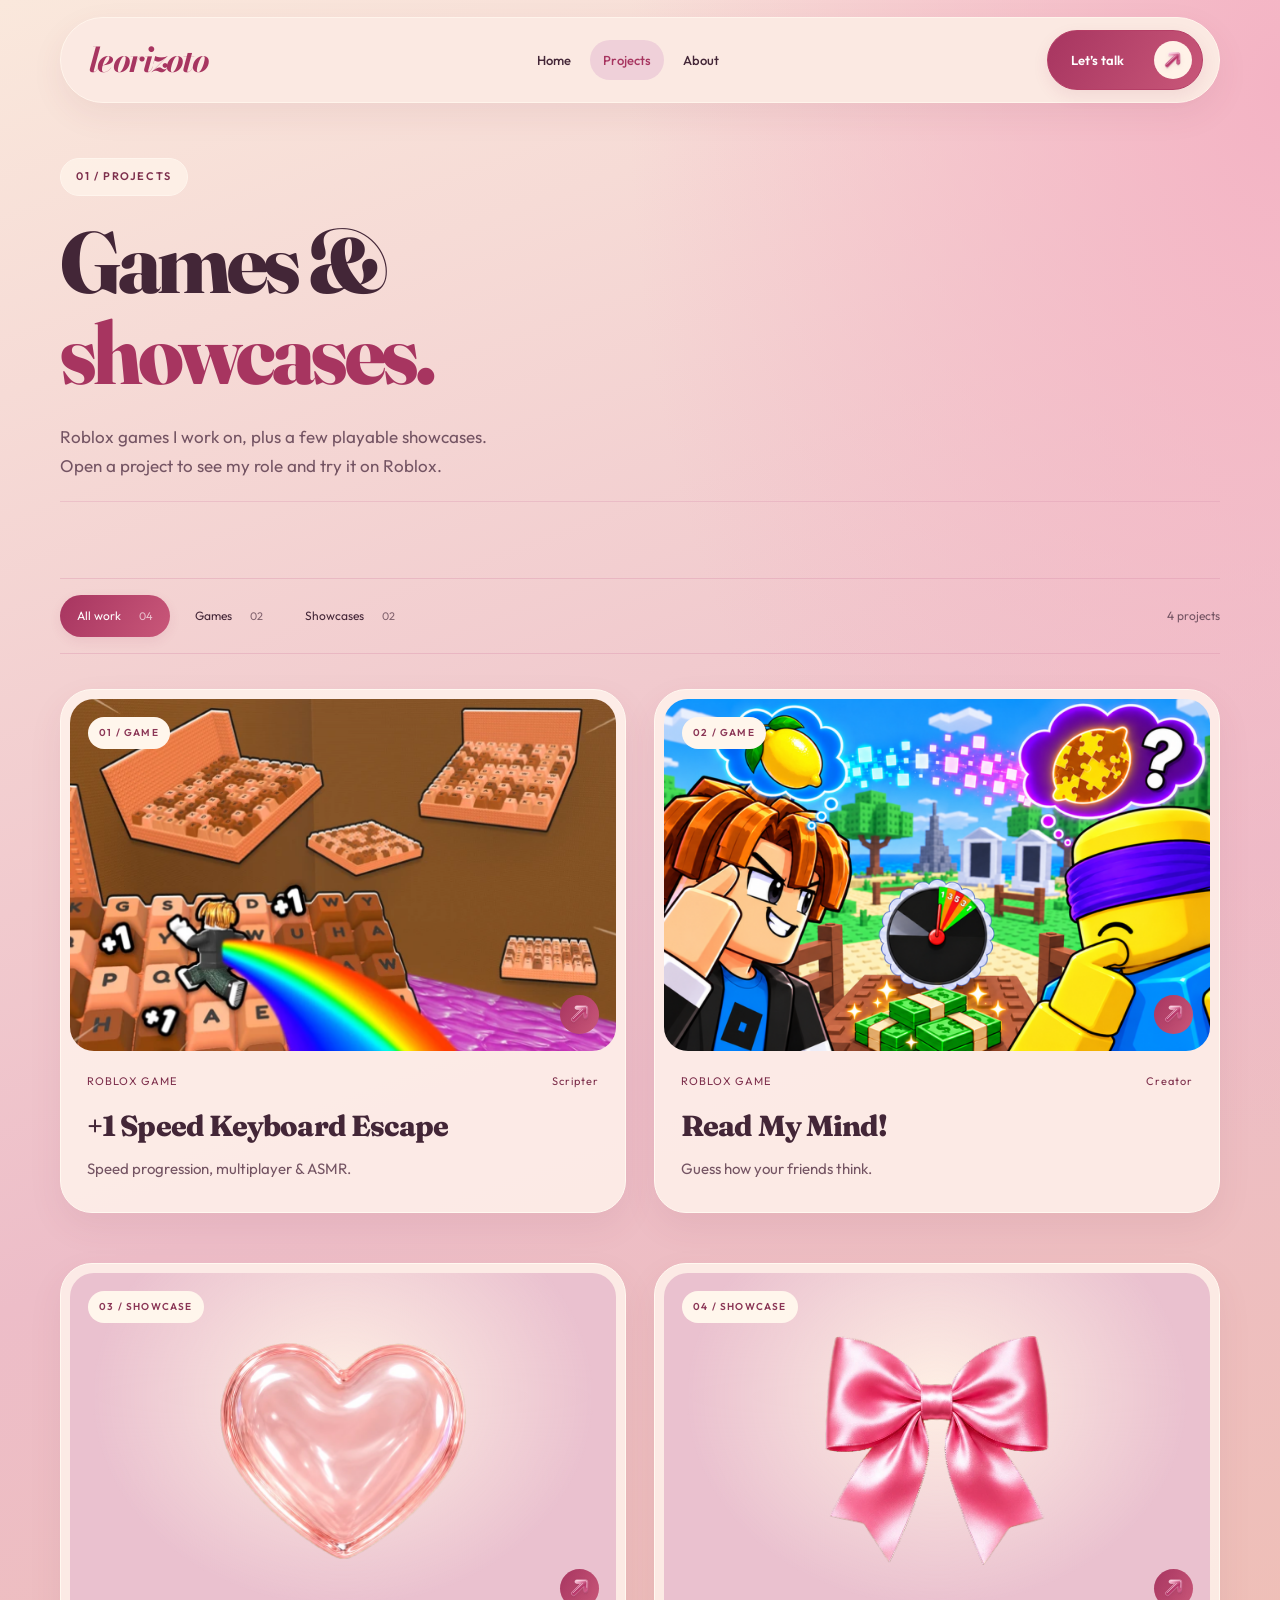
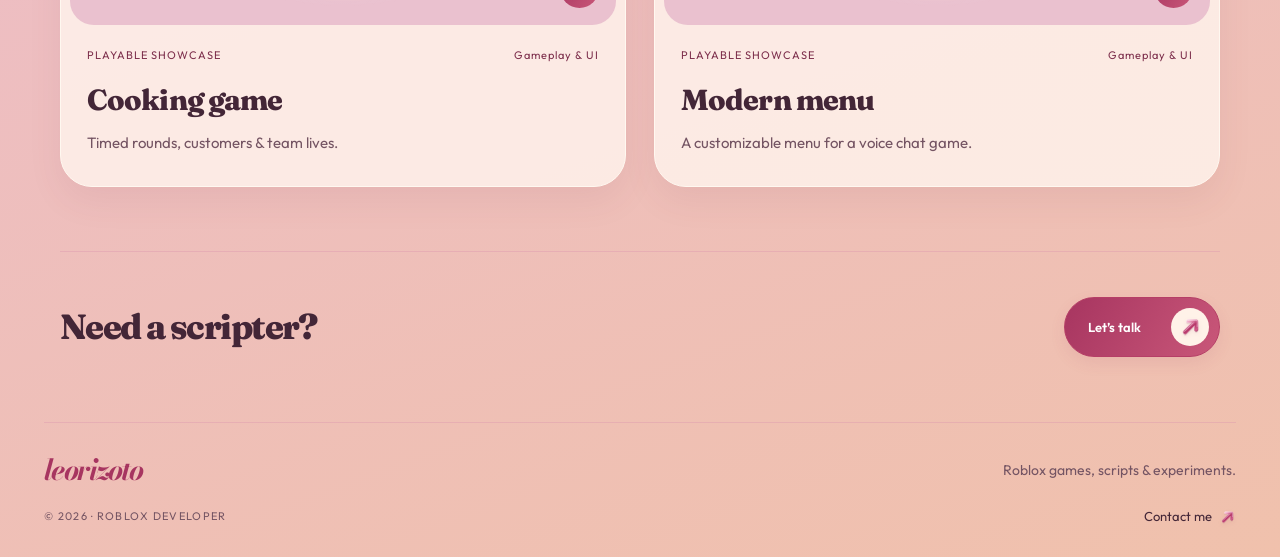
<file: projects.html>
<!doctype html><html lang="en"><head><meta charset="utf-8"><meta name="viewport" content="width=device-width,initial-scale=1"><title>Projects — leorizoto</title><meta name="description" content="leorizoto — Roblox developer. Explore games, Luau scripting, gameplay systems and interfaces."><meta name="theme-color" content="#f8eee6"><link rel="icon" href="favicon.jpg"><link rel="preconnect" href="https://fonts.googleapis.com"><link rel="preconnect" href="https://fonts.gstatic.com" crossorigin><link href="https://fonts.googleapis.com/css2?family=Bodoni+Moda:ital,wght@1,700&family=Fraunces:wght@500;600;700;800&family=Outfit:wght@400;500;600;700&display=swap" rel="stylesheet"><link rel="stylesheet" href="styles.css?v=pages-1"><script src="script.js?v=heritage-1" defer></script><script src="analytics.js?v=pages-1" defer></script><link rel="stylesheet" href="heritage.css?v=7"></head><body><a class="skip-link" href="#main">Skip to content</a><header class="site-header"><nav aria-label="Main navigation"><a class="brand" href="index.html" aria-label="leorizoto home">leorizoto<span class="brand-star" aria-hidden="true">✳</span></a><div class="navlinks"><a href="index.html" >Home</a><a href="projects.html" aria-current="page">Projects</a><a href="about.html" >About</a></div><a class="contact-link" href="contact.html" >Let’s talk <span><img class="rose-arrow" src="rose-arrow.svg" width="26" height="26" alt="" aria-hidden="true"/></span></a></nav></header><main id="main"><section class="page-heading wrap"><p class="eyebrow">01 / PROJECTS</p><h1>Games &amp;<br><em>showcases.</em></h1><p>Roblox games I work on, plus a few playable showcases. Open a project to see my role and try it on Roblox.</p></section><section class="collection wrap"><div class="collection-toolbar"><div class="filters" role="group" aria-label="Filter projects"><button type="button" data-filter="All" aria-pressed="true">All work <span>04</span></button><button type="button" data-filter="Game" aria-pressed="false">Games <span>02</span></button><button type="button" data-filter="Showcase" aria-pressed="false">Showcases <span>02</span></button></div><p id="collection-count" aria-live="polite">4 projects</p></div><div class="project-grid"><a class="project-card " href="keyboard-escape.html" data-project="keyboard-escape" data-category="Game"><div class="card-art"><img src="keyboard-escape.png" alt="Players racing across giant chocolate keyboards" width="768" height="432" loading="lazy" decoding="async"><span class="card-number">01 / GAME</span><span class="card-arrow" aria-hidden="true"><img class="rose-arrow" src="rose-arrow.svg" width="26" height="26" alt="" aria-hidden="true"/></span></div><div class="card-copy"><div class="card-meta"><span>ROBLOX GAME</span><span>Scripter</span></div><h3>+1 Speed Keyboard Escape</h3><p>Speed progression, multiplayer &amp; ASMR.</p></div></a><a class="project-card " href="read-my-mind.html" data-project="read-my-mind" data-category="Game"><div class="card-art"><img src="read-my-mind.png" alt="Two Roblox characters trying to read each other’s minds" width="768" height="432" loading="lazy" decoding="async"><span class="card-number">02 / GAME</span><span class="card-arrow" aria-hidden="true"><img class="rose-arrow" src="rose-arrow.svg" width="26" height="26" alt="" aria-hidden="true"/></span></div><div class="card-copy"><div class="card-meta"><span>ROBLOX GAME</span><span>Creator</span></div><h3>Read My Mind!</h3><p>Guess how your friends think.</p></div></a><a class="project-card showcase-card" href="cooking-game.html" data-project="cooking-game" data-category="Showcase"><div class="card-art"><img src="heart.webp" alt="Pink glass heart illustration" width="493" height="434" loading="lazy" decoding="async"><span class="card-number">03 / SHOWCASE</span><span class="card-arrow" aria-hidden="true"><img class="rose-arrow" src="rose-arrow.svg" width="26" height="26" alt="" aria-hidden="true"/></span></div><div class="card-copy"><div class="card-meta"><span>PLAYABLE SHOWCASE</span><span>Gameplay & UI</span></div><h3>Cooking game</h3><p>Timed rounds, customers &amp; team lives.</p></div></a><a class="project-card showcase-card" href="modern-menu.html" data-project="modern-menu" data-category="Showcase"><div class="card-art"><img src="bow.webp" alt="Pink glass bow illustration" width="493" height="434" loading="lazy" decoding="async"><span class="card-number">04 / SHOWCASE</span><span class="card-arrow" aria-hidden="true"><img class="rose-arrow" src="rose-arrow.svg" width="26" height="26" alt="" aria-hidden="true"/></span></div><div class="card-copy"><div class="card-meta"><span>PLAYABLE SHOWCASE</span><span>Gameplay & UI</span></div><h3>Modern menu</h3><p>A customizable menu for a voice chat game.</p></div></a></div></section><section class="small-cta wrap"><h2>Need a scripter?</h2><a class="button" href="contact.html">Let’s talk <span><img class="rose-arrow" src="rose-arrow.svg" width="26" height="26" alt="" aria-hidden="true"/></span></a></section></main><footer><a class="brand" href="index.html">leorizoto</a><p>Roblox games, scripts &amp; experiments.</p><span>© 2026 · ROBLOX DEVELOPER</span><a href="contact.html">Contact me <img class="rose-arrow" src="rose-arrow.svg" width="26" height="26" alt="" aria-hidden="true"/></a></footer><p class="copy-status" id="copy-status" role="status" aria-live="polite" hidden></p></body></html>
</file>
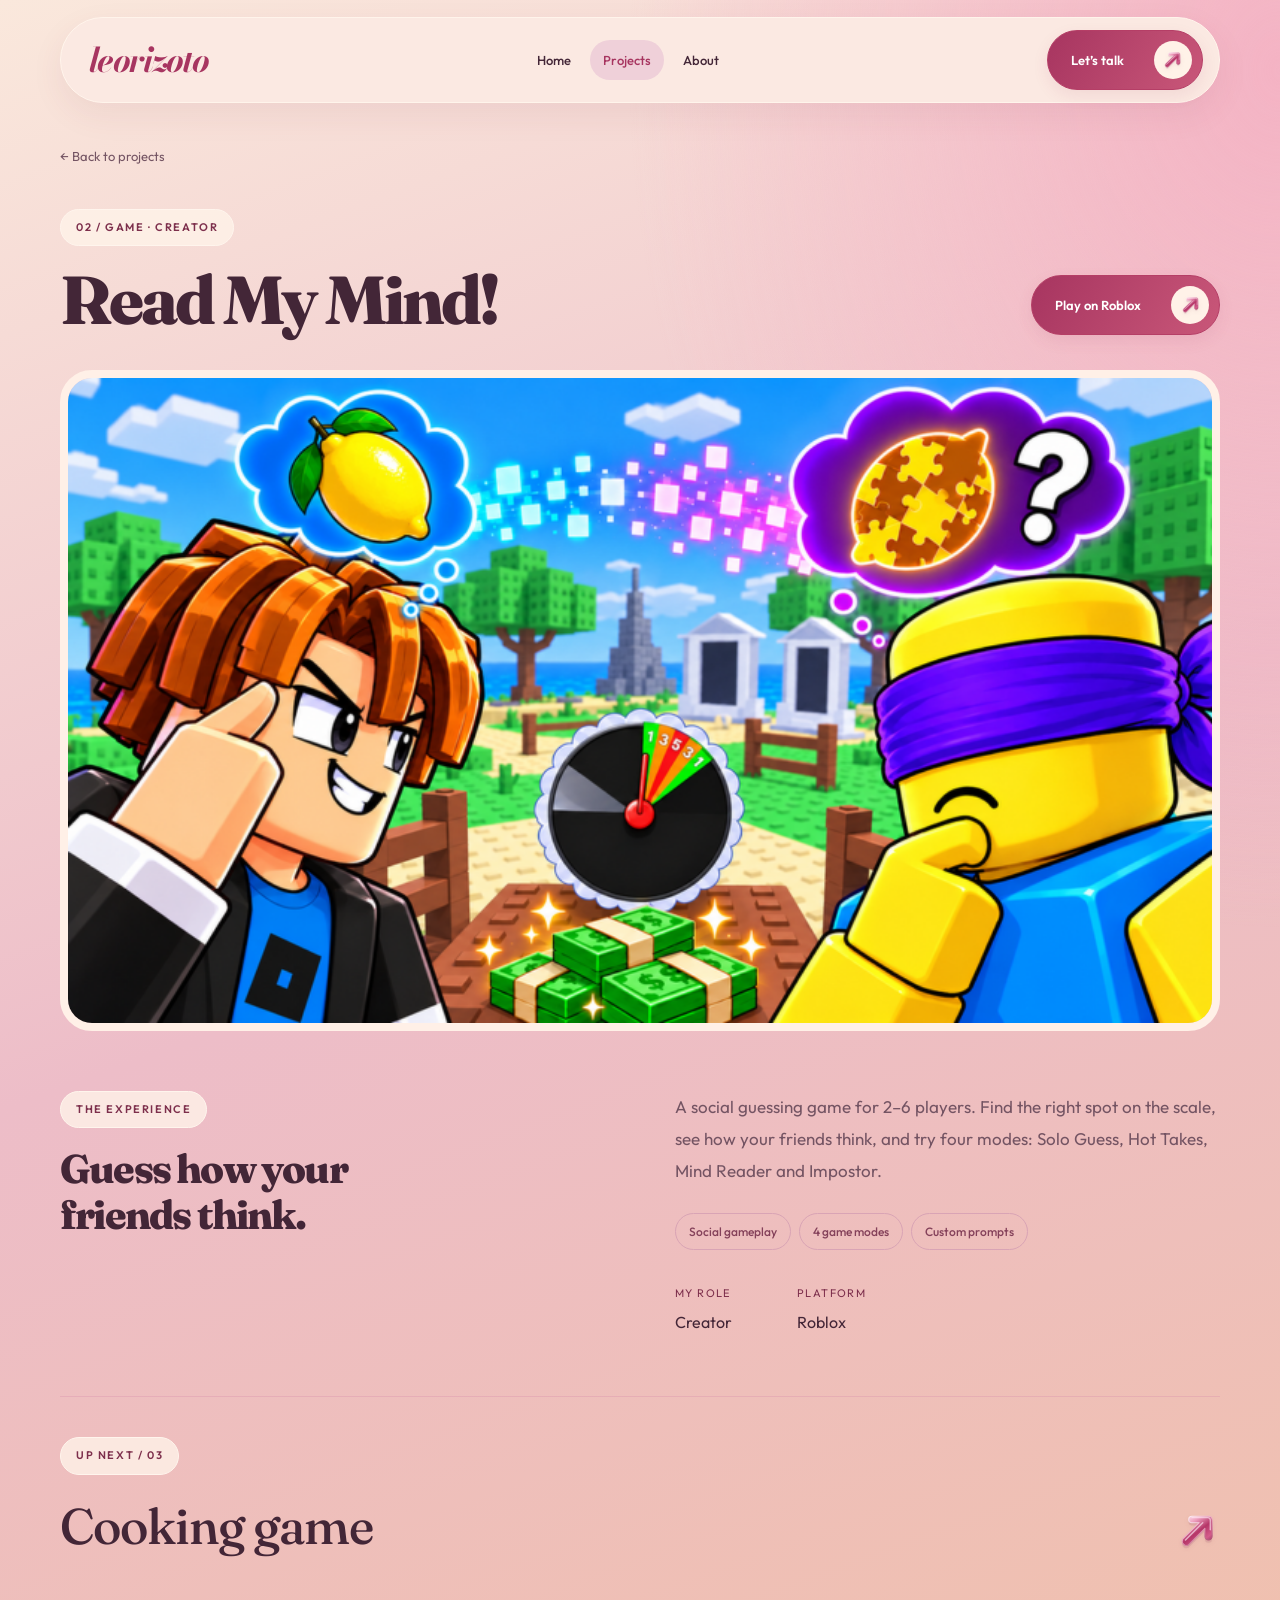
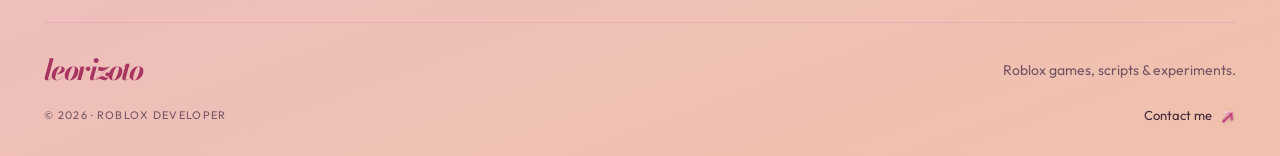
<file: read-my-mind.html>
<!doctype html><html lang="en"><head><meta charset="utf-8"><meta name="viewport" content="width=device-width,initial-scale=1"><title>Read My Mind! — leorizoto</title><meta name="description" content="leorizoto — Roblox developer. Explore games, Luau scripting, gameplay systems and interfaces."><meta name="theme-color" content="#f8eee6"><link rel="icon" href="favicon.jpg"><link rel="preconnect" href="https://fonts.googleapis.com"><link rel="preconnect" href="https://fonts.gstatic.com" crossorigin><link href="https://fonts.googleapis.com/css2?family=Bodoni+Moda:ital,wght@1,700&family=Fraunces:wght@500;600;700;800&family=Outfit:wght@400;500;600;700&display=swap" rel="stylesheet"><link rel="stylesheet" href="styles.css?v=pages-1"><script src="script.js?v=heritage-1" defer></script><script src="analytics.js?v=pages-1" defer></script><link rel="stylesheet" href="heritage.css?v=7"></head><body><a class="skip-link" href="#main">Skip to content</a><header class="site-header"><nav aria-label="Main navigation"><a class="brand" href="index.html" aria-label="leorizoto home">leorizoto<span class="brand-star" aria-hidden="true">✳</span></a><div class="navlinks"><a href="index.html" >Home</a><a href="projects.html" aria-current="page">Projects</a><a href="about.html" >About</a></div><a class="contact-link" href="contact.html" >Let’s talk <span><img class="rose-arrow" src="rose-arrow.svg" width="26" height="26" alt="" aria-hidden="true"/></span></a></nav></header><main id="main"><section class="project-heading wrap"><a class="back-link" href="projects.html">← Back to projects</a><div class="project-title"><div><p class="eyebrow">02 / GAME · CREATOR</p><h1>Read My Mind!</h1></div><a class="button" href="https://www.roblox.com/games/117165613976753/Read-My-Mind" data-external="Play read-my-mind" target="_blank" rel="noopener noreferrer">Play on Roblox <span><img class="rose-arrow" src="rose-arrow.svg" width="26" height="26" alt="" aria-hidden="true"/></span></a></div><div class="project-cover "><img src="read-my-mind.png" alt="Two Roblox characters trying to read each other’s minds" width="768" height="432" fetchpriority="high"></div></section><section class="project-story wrap"><div><p class="eyebrow">THE EXPERIENCE</p><h2>Guess how your friends think.</h2></div><div><p>A social guessing game for 2–6 players. Find the right spot on the scale, see how your friends think, and try four modes: Solo Guess, Hot Takes, Mind Reader and Impostor.</p><div class="tags"><span>Social gameplay</span><span>4 game modes</span><span>Custom prompts</span></div><dl class="project-facts"><div><dt>MY ROLE</dt><dd>Creator</dd></div><div><dt>PLATFORM</dt><dd>Roblox</dd></div></dl></div></section><section class="next-project wrap"><p class="eyebrow">UP NEXT / 03</p><a href="cooking-game.html" data-project="cooking-game" data-category="Showcase">Cooking game <span><img class="rose-arrow" src="rose-arrow.svg" width="26" height="26" alt="" aria-hidden="true"/></span></a></section></main><footer><a class="brand" href="index.html">leorizoto</a><p>Roblox games, scripts &amp; experiments.</p><span>© 2026 · ROBLOX DEVELOPER</span><a href="contact.html">Contact me <img class="rose-arrow" src="rose-arrow.svg" width="26" height="26" alt="" aria-hidden="true"/></a></footer><p class="copy-status" id="copy-status" role="status" aria-live="polite" hidden></p></body></html>
</file>
<file: styles.css>
:root{--paper:#f8eee6;--ink:#402537;--rose:#ab466b;--muted:#876d76;--line:#dfc9c9;--pink:#edb9ca;--serif:Fraunces,Georgia,serif;--sans:Outfit,sans-serif}*{box-sizing:border-box}html{scroll-behavior:smooth;scroll-padding-top:110px}body{margin:0;background:var(--paper);color:var(--ink);font-family:var(--sans);-webkit-font-smoothing:antialiased}a{color:inherit;text-decoration:none}button{font:inherit;color:inherit}img{display:block;max-width:100%;height:auto}button,a{-webkit-tap-highlight-color:transparent}button{cursor:pointer}[hidden]{display:none!important}::selection{background:#edb9ca;color:var(--ink)}:focus-visible{outline:2px solid var(--rose);outline-offset:5px}h1,h2,h3,p{margin:0}h1,h2,h3{font-family:var(--serif);font-weight:500}em{color:var(--rose);font-style:italic}h1{font-size:clamp(58px,6.8vw,100px);line-height:1.05;letter-spacing:-5px}h2{font-size:clamp(34px,4vw,58px);line-height:1.15;letter-spacing:-2px}.wrap{width:min(1160px,calc(100% - 88px));margin-inline:auto}.eyebrow{font-size:10px;font-weight:600;letter-spacing:1.9px;line-height:1.6}.status-dot{display:inline-block;width:6px;height:6px;border-radius:50%;background:#748a66;margin-right:8px;vertical-align:middle}.intro{font-size:18px;line-height:1.8;color:var(--muted);max-width:480px}.site-header{position:sticky;top:0;z-index:40;background:#f8eee6f5;border-bottom:1px solid var(--line)}nav{width:min(1280px,calc(100% - 88px));margin:auto;display:flex;align-items:center;justify-content:space-between;height:94px;gap:24px}.brand{font:italic 700 34px/1 'Bodoni Moda',serif;color:var(--rose);letter-spacing:-1.7px;white-space:nowrap}.brand-star{font:25px var(--sans);margin-left:8px;display:inline-block;vertical-align:middle}.navlinks{display:flex;gap:32px;font-size:13px}.navlinks a{position:relative;padding:15px 0}.navlinks a[aria-current]:after{content:'';height:4px;width:4px;border-radius:50%;background:var(--rose);position:absolute;bottom:4px;left:50%}.contact-link{font-size:12px;border:1px solid #c4a7b0;padding:12px 19px;border-radius:50px}.contact-link span{margin-left:24px}.contact-link:hover,.contact-link[aria-current]{background:var(--ink);color:var(--paper);border-color:var(--ink)}.skip-link{position:fixed;left:15px;top:-100px;z-index:100;background:var(--paper);padding:15px}.skip-link:focus{top:10px}.button{display:inline-flex;align-items:center;justify-content:space-between;gap:35px;padding:17px 24px;border:1px solid var(--rose);background:var(--rose);color:#fff7ef;border-radius:40px;font-size:13px;font-weight:500;transition:background .2s,transform .2s}.button:hover{background:#84344f;transform:translateY(-2px)}.button span{font-size:19px}.text-link{font-size:13px;display:inline-flex;align-items:center;gap:24px;border-bottom:1px solid var(--line);padding:11px 0}.text-link:hover{color:var(--rose);border-color:var(--rose)}.actions{display:flex;align-items:center;gap:28px;margin-top:34px}.home-hero{min-height:700px;display:grid;grid-template-columns:1.15fr 1fr;gap:60px;align-items:center;padding-block:70px 85px}.hero-copy h1{margin:25px 0 28px;font-size:clamp(58px,6.4vw,93px);letter-spacing:-4.5px}.hero-note{display:flex;gap:22px;font-size:8px;letter-spacing:1.5px;color:var(--muted);margin-top:55px}.hero-visual{position:relative;padding:10px 24px 25px}.portrait-window{position:relative;border-radius:230px 230px 35px 35px;overflow:hidden;aspect-ratio:0.85;background:#efc6d3;border:7px solid #f3d9d8}.scene{width:100%;height:100%;object-fit:cover;object-position:65% center}.avatar{position:absolute;width:47%;aspect-ratio:1;border-radius:50%;border:6px solid var(--paper);left:27%;top:35%;object-fit:cover}.portrait-caption{position:absolute;bottom:20px;text-align:center;left:0;width:100%;font-size:7px;letter-spacing:1.5px}.hero-star{position:absolute;width:108px;right:-5px;top:-12px;transform:rotate(10deg);filter:drop-shadow(0 5px 12px #8e42631c)}.note{position:absolute;background:#fff7ee;padding:12px 18px;box-shadow:0 4px 15px #7137500c;font:italic 500 16px var(--serif);color:var(--rose)}.note-top{left:-12px;top:23%;transform:rotate(-8deg)}.note-bottom{right:-5px;bottom:11%;transform:rotate(5deg)}.selected{padding-block:40px 85px;border-top:1px solid var(--line)}.section-heading{display:flex;justify-content:space-between;align-items:end;gap:30px;margin-bottom:35px}.section-heading .eyebrow{margin-bottom:15px}.section-heading>p{font-size:14px;color:var(--muted);line-height:1.7}.project-grid{display:grid;grid-template-columns:1fr 1fr;gap:50px 28px}.project-card{display:block;min-width:0}.card-art{aspect-ratio:1.55;position:relative;overflow:hidden;border-radius:16px;background:#edc4d0}.card-art>img{height:100%;width:100%;object-fit:cover;transition:transform .4s}.project-card:hover .card-art>img{transform:scale(1.035)}.card-number{position:absolute;top:18px;left:18px;background:#fff6ec;padding:8px 11px;border-radius:30px;font-size:8px;letter-spacing:1.3px}.card-arrow{position:absolute;bottom:17px;right:17px;display:grid;place-items:center;width:39px;height:39px;border-radius:50%;background:var(--paper);font-size:21px;transition:background .2s,color .2s}.project-card:hover .card-arrow{background:var(--rose);color:white}.card-copy{padding:20px 2px 0}.card-meta{display:flex;justify-content:space-between;font-size:9px;letter-spacing:1.2px;color:var(--muted)}.card-copy h3{font-size:29px;letter-spacing:-.9px;margin:12px 0 8px}.card-copy p{font-size:14px;color:var(--muted)}.showcase-card .card-art{background:radial-gradient(ellipse at 50% 35%,#fff0e5,transparent 65%),#eac1cf}.showcase-card .card-art>img{width:45%;height:65%;object-fit:contain;position:absolute;inset:18% 27.5%}.home-about{border-top:1px solid var(--line);padding-block:70px;display:grid;grid-template-columns:1.4fr 1fr;gap:25px 80px}.home-about>.eyebrow{grid-column:1/-1}.home-about>div{font-size:16px;color:var(--muted);line-height:1.9;padding-top:8px}.home-about .text-link{margin-top:16px}.end-note{padding:60px 0 80px;border-top:1px solid var(--line)}.end-note>span{font-size:9px;letter-spacing:2px}.end-note>a{display:block;margin-top:25px;font:500 clamp(45px,6vw,82px)/1.1 var(--serif);letter-spacing:-3px;position:relative}.end-note b{position:absolute;right:5%;top:15%;font-weight:400;color:var(--rose)}footer{border-top:1px solid var(--line);width:min(1280px,calc(100% - 88px));margin:0 auto;display:grid;grid-template-columns:1fr 1fr;gap:18px;align-items:center;padding:35px 0}footer .brand{font-size:29px}footer p{font-size:13px;text-align:right;color:var(--muted)}footer>span{font-size:8px;letter-spacing:1.5px;color:var(--muted)}footer>a:last-child{text-align:right;font-size:11px}.page-heading{padding-block:65px 45px}.page-heading h1{margin:20px 0 25px;max-width:800px}.page-heading>p:last-child{font-size:17px;color:var(--muted);line-height:1.7;max-width:430px}.collection-toolbar{display:flex;justify-content:space-between;align-items:center;gap:20px;margin:12px 0 35px;padding-block:16px;border-top:1px solid var(--line);border-bottom:1px solid var(--line)}.collection-toolbar>p{font-size:11px;color:var(--muted)}.filters{display:flex;gap:8px;flex-wrap:wrap}.filters button{border:0;background:transparent;padding:11px 17px;border-radius:25px;font-size:12px}.filters button[aria-pressed=true]{background:var(--ink);color:var(--paper)}.filters span{font-size:9px;margin-left:15px;opacity:.65}.collection{padding-bottom:70px}.small-cta{padding:45px 0 65px;border-top:1px solid var(--line);display:flex;justify-content:space-between;gap:25px;align-items:center}.small-cta h2{font-size:35px}.project-heading{padding-top:40px}.back-link{font-size:11px;color:var(--muted)}.project-title{display:flex;justify-content:space-between;align-items:end;gap:35px;padding:40px 0 35px}.project-title h1{font-size:clamp(40px,5.3vw,76px);letter-spacing:-3px;max-width:780px;margin-top:18px}.project-title .button{flex-shrink:0}.project-cover{background:#ebc7ce;border-radius:18px;overflow:hidden}.project-cover>img{width:100%;height:auto;max-height:650px;object-fit:contain}.project-cover.illustrated{height:400px;position:relative;display:grid;place-items:center;background:radial-gradient(ellipse,#fff0e6,#edc1d0)}.project-cover.illustrated img{height:70%;width:60%;object-fit:contain}.project-cover.illustrated span{position:absolute;bottom:25px;font-size:9px;letter-spacing:3px;color:var(--rose)}.project-story{display:grid;grid-template-columns:1fr 1fr;gap:70px;padding-block:60px}.project-story h2{font-size:40px;margin-top:18px;max-width:400px}.project-story>div>p{color:var(--muted);line-height:1.9;font-size:17px}.tags{display:flex;flex-wrap:wrap;gap:8px;margin-top:25px}.tags span{font-size:10px;padding:8px 12px;border:1px solid var(--line);border-radius:20px;color:var(--rose)}.project-facts{display:flex;gap:65px;margin:35px 0 0}.project-facts dt{font-size:8px;letter-spacing:1.5px;color:var(--muted)}.project-facts dd{margin:8px 0 0;font-size:16px}.reach{padding-block:45px;border-top:1px solid var(--line)}.reach h2{margin-top:18px}.game-stats{display:grid;grid-template-columns:repeat(4,1fr);margin:35px 0 20px;gap:20px}.game-stats dd{font:500 clamp(28px,3.5vw,46px) var(--serif);letter-spacing:-1.5px;margin:0}.game-stats dt{font-size:8px;letter-spacing:1.2px;margin-top:9px;color:var(--muted)}.ccu-stat dd{color:var(--rose)}.stats-updated,.stats-sources{font-size:11px;line-height:1.8;color:var(--muted)}.stats-sources{margin-top:12px}.stats-sources summary{cursor:pointer}.stats-sources p{margin-top:12px}.stats-sources a{text-decoration:underline}.stats-stale .ccu-stat dd{color:var(--muted)}.next-project{border-top:1px solid var(--line);padding:40px 0 65px}.next-project>a{display:flex;justify-content:space-between;gap:20px;font:500 clamp(30px,4vw,50px) var(--serif);letter-spacing:-1px;margin-top:20px}.next-project span{color:var(--rose)}.about-intro{padding-block:65px;display:grid;grid-template-columns:1.4fr 1fr;align-items:center;gap:80px}.about-intro h1{margin:25px 0}.about-avatar{max-width:330px;transform:rotate(4deg);background:#e9b6c9;padding:16px 16px 50px;border-radius:5px;position:relative}.about-avatar>img{aspect-ratio:1;object-fit:cover}.about-avatar>span{position:absolute;bottom:20px;left:0;width:100%;text-align:center;font-size:8px;letter-spacing:1.7px}.about-story{border-top:1px solid var(--line);display:grid;grid-template-columns:.65fr 1.35fr;padding-block:60px;gap:70px}.about-story h2{margin-bottom:28px;font-size:43px}.about-story p:not(.eyebrow){font-size:16px;color:var(--muted);line-height:1.9;margin-top:15px;max-width:640px}.expertise{padding-block:35px 70px}.expertise-list article{border-top:1px solid var(--line);padding:28px 0;display:grid;grid-template-columns:45px 1fr 1.2fr 20px;gap:22px;align-items:center}.expertise-list article:last-child{border-bottom:1px solid var(--line)}.expertise-list article>span{font-size:10px;color:var(--rose)}.expertise-list h3{font-size:28px;letter-spacing:-.5px}.expertise-list p{font-size:14px;line-height:1.7;color:var(--muted)}.expertise-list b{font-weight:400;color:var(--rose)}.contact-page{padding-block:80px;min-height:calc(100vh - 250px);display:grid;grid-template-columns:1.2fr 1fr;gap:80px;align-items:center}.contact-page h1{font-size:clamp(48px,5.8vw,84px);letter-spacing:-3px;margin:25px 0}.contact-heart{width:130px;height:115px;object-fit:contain;margin:30px 0 0 40px;transform:rotate(-10deg)}.contact-panel{padding:40px 32px;background:#f0d8da;border-radius:20px}.contact-options{display:grid;gap:12px;margin-top:25px}.contact-card{position:relative;text-align:left;width:100%;padding:24px;border:1px solid #dfbdc9;background:#fff6ee;border-radius:12px;transition:background .2s}.contact-card:hover{background:#fffaf5}.contact-label{display:block;font-size:8px;letter-spacing:2px;color:var(--rose);margin-bottom:10px}.contact-value{display:block;font-size:clamp(16px,2vw,22px);font-weight:500;letter-spacing:-.4px}.contact-hint{display:block;font-size:10px;margin-top:15px;color:var(--muted)}.contact-card svg{position:absolute;right:23px;bottom:20px;color:var(--rose);width:18px;height:18px}.contact-note{margin-top:24px;font-size:12px;line-height:1.8;color:var(--muted)}.copy-status{position:fixed;bottom:22px;left:50%;transform:translateX(-50%);padding:14px 22px;border-radius:30px;background:var(--ink);color:var(--paper);font-size:12px;z-index:60;width:max-content;max-width:90%;box-shadow:0 5px 20px #40253718}.private-admin{position:fixed;bottom:16px;left:16px;z-index:100;display:flex;align-items:center;padding:5px;border:1px solid var(--line);border-radius:40px;background:var(--paper);box-shadow:0 3px 15px #4025370f}.private-admin a{font-size:10px;letter-spacing:1px;padding:9px 12px}.private-admin button{border:0;background:#efd8de;border-radius:50%;width:30px;height:30px;font-size:20px;color:var(--rose)}
@media(min-width:1500px){.home-hero{min-height:760px}}@media(max-width:1000px){.home-hero{gap:25px;min-height:620px}.hero-copy h1{font-size:64px;letter-spacing:-3px}.hero-visual{padding-inline:15px}.intro{font-size:16px}.note{font-size:13px}.hero-star{width:85px}.hero-note{gap:12px;font-size:7px}.contact-page{gap:35px}.project-title{align-items:start;flex-direction:column}.about-intro{gap:40px}.expertise-list article{grid-template-columns:25px 1fr 1fr 15px;gap:15px}.expertise-list h3{font-size:24px}}
@media(max-width:700px){.wrap{width:calc(100% - 40px)}nav{width:calc(100% - 40px);height:78px;gap:12px;flex-wrap:wrap;position:relative;padding-bottom:28px}.brand{font-size:28px}.brand-star{font-size:18px}.contact-link{padding:8px 13px;font-size:10px}.contact-link span{margin-left:14px}.navlinks{position:absolute;bottom:0;left:0;right:0;justify-content:center;gap:30px;font-size:10px}.navlinks a{padding:8px 0}.navlinks a[aria-current]:after{bottom:2px;width:3px;height:3px}.home-hero{grid-template-columns:1fr;padding-block:40px 45px;gap:25px}.hero-copy h1{font-size:clamp(48px,12vw,72px);letter-spacing:-3px;margin-block:20px}.eyebrow{font-size:8px;letter-spacing:1.3px}.intro{font-size:16px;line-height:1.7}.actions{gap:20px;margin-top:26px}.button{font-size:11px;padding:14px 19px;gap:25px}.text-link{font-size:11px;gap:12px}.hero-note{margin-top:30px;font-size:7px;gap:20px}.hero-visual{max-width:330px;width:85%;margin:5px auto 0;padding-bottom:15px}.portrait-window{aspect-ratio:1}.hero-star{width:78px;right:-10px;top:-3px}.note-top{left:-20px}.note-bottom{right:-18px}.portrait-caption{font-size:6px;bottom:15px}.selected{padding-block:30px 45px}.section-heading{gap:15px;margin-bottom:25px}.section-heading h2{font-size:35px}.project-grid{grid-template-columns:1fr;gap:32px}.card-art{aspect-ratio:1.5}.card-copy h3{font-size:26px}.card-copy{padding-top:16px}.card-meta{font-size:8px}.card-copy p{font-size:12px}.home-about{grid-template-columns:1fr;gap:20px;padding-block:38px}.home-about h2{font-size:33px;letter-spacing:-1.3px}.home-about>div{font-size:15px}.end-note{padding-block:35px 45px}.end-note>span{font-size:7px}.end-note>a{font-size:45px;letter-spacing:-2px}.end-note b{right:0}footer{width:calc(100% - 40px);padding-block:28px;gap:18px 10px}footer p{font-size:10px}footer>span{font-size:6px;letter-spacing:.8px}footer>a:last-child{font-size:9px}footer .brand{font-size:25px}.page-heading{padding-block:40px 25px}.page-heading h1{font-size:60px;letter-spacing:-3px}.page-heading>p:last-child{font-size:15px}.collection-toolbar{gap:7px;margin-bottom:25px}.filters{gap:0}.filters button{font-size:10px;padding:9px 10px}.filters span{font-size:8px;margin-left:7px}.collection-toolbar>p{font-size:9px;white-space:nowrap}.collection{padding-bottom:45px}.small-cta{padding-block:30px 40px;align-items:start}.small-cta h2{font-size:27px;max-width:200px}.small-cta .button{flex-shrink:0;padding:12px 15px;gap:18px}.project-heading{padding-top:25px}.project-title{padding-block:25px;gap:20px}.project-title h1{font-size:45px;letter-spacing:-2px}.project-cover{border-radius:12px}.project-cover.illustrated{height:260px}.project-story{grid-template-columns:1fr;padding-block:32px;gap:22px}.project-story h2{font-size:32px;margin-top:12px}.project-story>div>p{font-size:15px}.project-facts{margin-top:25px}.reach{padding-block:30px}.reach h2{font-size:35px}.game-stats{grid-template-columns:1fr 1fr;gap:25px}.game-stats dd{font-size:36px}.game-stats dt{font-size:7px}.stats-sources,.stats-updated{font-size:10px}.next-project{padding-block:30px 40px}.next-project>a{font-size:29px}.about-intro{padding-block:40px;grid-template-columns:1fr;gap:30px}.about-intro h1{font-size:64px;letter-spacing:-3px}.about-avatar{width:230px;margin:0 auto;padding-bottom:40px}.about-avatar>span{font-size:6px;bottom:16px}.about-story{grid-template-columns:1fr;gap:20px;padding-block:35px}.about-story h2{font-size:34px}.about-story p:not(.eyebrow){font-size:15px}.expertise{padding-block:20px 40px}.expertise-list article{grid-template-columns:25px 1fr 15px;gap:12px;padding-block:22px}.expertise-list h3{font-size:25px}.expertise-list p{grid-column:2;grid-row:2;font-size:13px}.expertise-list b{grid-column:3;grid-row:1}.contact-page{padding-block:40px;grid-template-columns:1fr;gap:25px;min-height:0}.contact-page h1{font-size:clamp(44px,12vw,62px);letter-spacing:-2.5px}.contact-heart{display:none}.contact-panel{padding:28px 20px}.contact-card{padding:22px}.contact-value{font-size:20px}.contact-note{font-size:11px}}
@media(prefers-reduced-motion:reduce){html{scroll-behavior:auto}*,*:before,*:after{transition:none!important;animation:none!important}}
</file>
<file: heritage.css>
:root{--ink:#432637;--muted:#745463;--rose:#a73560;--line:#fff4eb;--radius:32px;--shadow:0 12px 32px #7e324e14;color-scheme:light;font-family:Outfit,Arial,sans-serif;color:var(--ink);background:#f5d8d2}
body{margin:0;background:radial-gradient(ellipse at 100% 4%,#f4b3c4,transparent 36%),linear-gradient(160deg,#fae8dc,#edbdc8 50%,#f0c1ac);font-size:16px;line-height:1.6}
nav{position:sticky;top:16px;z-index:20;display:flex;align-items:center;justify-content:space-between;gap:24px;width:min(1160px,calc(100% - 48px));min-height:76px;margin:20px auto 0;padding:12px 16px 12px 28px;border:1px solid var(--line);border-radius:100px;background:#fbe9e2;box-shadow:var(--shadow)}
.brand{font:700 italic 34px/1.2 'Bodoni Moda',Georgia,serif;letter-spacing:-1.7px;color:var(--rose)}
.navlinks{display:flex;gap:6px;font-weight:500;font-size:14px}
.navlinks a{padding:10px 16px;border-radius:100px;transition:background .18s,color .18s}
.navlinks a:hover{background:#efd0d9;color:var(--rose)}
.hero{position:relative;isolation:isolate;width:min(1340px,100%);margin:auto;min-height:680px;padding:104px max(6vw,28px) 100px;overflow:hidden}
.hero-art{position:absolute;z-index:-1;right:-12%;top:0;width:77%;height:100%;object-fit:cover;opacity:.35;mask-image:linear-gradient(90deg,transparent,#000 45%)}
.hero h1{font-size:clamp(66px,7.2vw,104px);font-weight:800;line-height:.99;margin:26px 0 24px}
.hero h1 span{color:var(--rose)}
.hero>p{max-width:460px;font-size:18px;color:var(--muted);line-height:1.75}
.hero strong{color:var(--ink)}
.actions{display:flex;gap:24px;align-items:center;margin-top:30px;flex-wrap:wrap}
.play{display:inline-flex;align-items:center;gap:10px;font-size:14px;font-weight:500}
.play i{display:grid;place-items:center;width:38px;height:38px;border:1px solid #c58b9f;border-radius:50%;font:normal 10px Arial}
.profile-cluster{position:absolute;right:6%;top:190px;width:360px;height:310px;display:grid;place-items:center}
.profile-halo{position:absolute;inset:30px 20px;background:linear-gradient(145deg,#fff2e9ab,#e59db4a8);border:1px solid #fff4eacb;border-radius:48% 52% 46% 54%;transform:rotate(-9deg)}
.profile-cluster>img{position:relative;width:180px;height:180px;border:6px solid #fff3e9;border-radius:50%;object-fit:cover;box-shadow:0 14px 32px #983e5b24;transform:rotate(3deg)}

.entrance-active{overflow:hidden}
.enter-screen{position:fixed;inset:0;z-index:100;isolation:isolate;display:grid;align-items:center;background:#f6d9d1;overflow:auto;padding:44px 8vw;transition:opacity .35s ease}
.enter-screen[hidden]{display:none}
.enter-screen.leaving{opacity:0;pointer-events:none}
.enter-art{position:absolute;inset:0;z-index:-2;width:100%;height:100%;object-fit:cover;object-position:65% center}
.enter-screen:before{content:'';position:absolute;inset:0;z-index:-1;background:linear-gradient(90deg,#f9e7dcd9,transparent 85%);pointer-events:none}
.enter-cloud{position:relative;max-width:580px;padding:52px 48px;border:1px solid #fff8ef;border-radius:48px;background:#fff0e7ef;box-shadow:0 18px 48px #83374f18;transform:rotate(-1deg)}
.enter-cloud>span{font-size:11px;font-weight:600;color:#95405e;letter-spacing:2.4px}
.enter-cloud>strong{display:block;font:800 clamp(50px,6vw,82px)/1.08 Fraunces,Georgia,serif;letter-spacing:-.035em;margin:30px 0}
.enter-cloud em{color:#b33868;font-style:normal}
.enter-sticker{position:absolute;right:-32px;top:-40px;width:104px;height:104px;object-fit:contain;transform:rotate(12deg)}
#enter-button{display:inline-flex;align-items:center;gap:25px;padding:9px 9px 9px 23px;border:1px solid #c74a77;border-radius:100px;background:linear-gradient(130deg,#aa345f,#d66086);color:white;font-size:13px;letter-spacing:.6px;transition:transform .2s}
#enter-button:hover{transform:translateY(-3px)}
#enter-button i{display:grid;place-items:center;width:40px;height:40px;background:#fff2e8;border-radius:50%;color:#a8335b;font-style:normal;font-size:20px}
.enter-sparkles{display:none}
@media(min-width:1500px){.hero{padding-inline:80px}
.hero-art{right:-5%}
.profile-cluster{right:100px}
}
@media(max-width:1020px){.hero{padding-top:80px;min-height:630px}
.hero h1{font-size:76px}
.hero>p{max-width:400px}
.profile-cluster{right:2%;width:280px;top:210px}
.profile-cluster>img{width:145px;height:145px}

.navlinks a{padding-inline:10px}
}
@media(max-width:760px){nav{width:calc(100% - 24px);top:10px;display:grid;grid-template-columns:1fr auto;gap:10px;padding:13px 16px;border-radius:26px;margin-top:12px}
.brand{font-size:30px}
.navlinks{grid-column:1/-1;grid-row:2;display:flex;justify-content:center;gap:12px;border-top:1px solid #ebcad5;padding-top:7px}
.navlinks a{padding:5px 15px;font-size:13px}
.hero{padding:56px 28px 40px;min-height:0}
.hero h1{font-size:clamp(54px,11vw,80px)}
.hero>p{max-width:500px;font-size:17px}
.hero-art{width:100%;right:-35%;height:70%;opacity:.25}
.profile-cluster{position:relative;top:auto;right:auto;width:310px;max-width:100%;height:260px;margin:30px auto 0}
.profile-cluster>img{width:156px;height:156px}

.profile-halo{inset:15px}
.enter-screen{padding:34px 24px;place-items:center}
.enter-cloud{max-width:520px;width:100%;padding:40px 28px;border-radius:34px}
.enter-cloud>strong{font-size:clamp(42px,9.4vw,64px);margin-block:26px}
.enter-cloud>span{font-size:10px;letter-spacing:1.5px}
.enter-sticker{width:80px;height:80px;right:-18px;top:-40px}
.enter-art{object-position:68% center}
.enter-screen:before{background:#f7dfd759}
}
.hero{min-height:690px;padding-top:100px;padding-bottom:90px}
.hero h1{font-size:clamp(64px,7.6vw,108px);letter-spacing:-.065em;line-height:1.03}
.profile-cluster{top:118px;right:7%;width:360px;height:425px;border:1px solid #fff8f0;border-radius:190px 190px 110px 110px;background:#f5d5da;box-shadow:0 12px 24px #8b3b5312;transform:rotate(4deg);isolation:isolate}
.profile-cluster:after{content:'';position:absolute;inset:12px;border:1px solid #fff9f0a6;border-radius:inherit;pointer-events:none;z-index:0}
.profile-cluster>.portrait-scene{position:absolute;inset:0;width:100%;height:100%;object-fit:cover;object-position:80% center;opacity:.78;border:0;border-radius:inherit;transform:none;box-shadow:none;z-index:-1}
.profile-cluster>img:not(.portrait-scene){width:178px;height:178px;transform:rotate(-8deg);box-shadow:0 12px 24px #8f355525}
.profile-halo{display:none}
.portrait-label{position:absolute;bottom:32px;font-size:10px;letter-spacing:2px;font-weight:600;color:#8b3e59}

.navlinks{font-size:13px}
.navlinks a{padding-inline:13px}
.enter-screen{padding:50px 8vw;background:transparent;transition:none;overflow:hidden}
.enter-screen:before{display:none}
.entrance-panel{position:absolute;top:0;bottom:0;width:50.05%;z-index:-1;background-color:#f3d8d1;background-image:linear-gradient(90deg,#fff1e8e6,#f9dce078 52%,#ebadc600),url('dreamscape.webp');background-size:200% 100%,auto 100%;background-repeat:no-repeat;transition:transform 1s cubic-bezier(.76,0,.24,1)}
.entrance-left{left:0;background-position:left center,right center}
.entrance-right{right:0;background-position:right center,right center}
.enter-cloud{width:min(720px,100%);max-width:none;min-height:0;padding:0;border:0;border-radius:0;background:transparent;box-shadow:none;transform:none;transition:transform .55s ease,opacity .4s ease}
.enter-cloud>.entrance-kicker{display:inline-flex;font:600 11px/1.6 Outfit,sans-serif;letter-spacing:2.2px;color:#81354f;background:#fff3e9d9;border:1px solid #fff8f2;border-radius:100px;padding:10px 16px}
.enter-cloud>.entrance-signature{font:700 italic clamp(86px,11vw,168px)/1.15 'Bodoni Moda',Georgia,serif;letter-spacing:-.075em;color:#a43360;margin:26px 0 0;text-shadow:0 1px #fff2e9}
.enter-cloud>.entrance-title{display:block;font-family:var(--display-font,Fraunces),Georgia,serif;font-size:clamp(35px,5.8vw,82px);font-weight:800;letter-spacing:.08em;line-height:1.3;color:#432637;margin:0 0 18px}
.entrance-caption{font-size:17px;letter-spacing:.3px;color:#774557;margin:0 0 32px}
.enter-sticker{top:60px;right:38px;width:105px;height:105px;transform:rotate(13deg)}
#enter-button{font-size:13px;padding:10px 10px 10px 25px;gap:40px;border-color:#c05677;box-shadow:0 8px 16px #9d315b14}
#enter-button b{font-weight:600;letter-spacing:1.5px}
#enter-button i{width:45px;height:45px}
.enter-screen.leaving{opacity:1;pointer-events:none}
.leaving .entrance-left{transform:translateX(-101%)}
.leaving .entrance-right{transform:translateX(101%)}
.leaving .enter-cloud{transform:translateY(-35px);opacity:0}
.revealing-portfolio .hero{animation:welcome-reveal .85s .15s both cubic-bezier(.2,.7,.2,1)}
@keyframes welcome-reveal{from{opacity:0;transform:translateY(22px)}to{opacity:1;transform:none}}
@media(min-width:1500px){.profile-cluster{right:105px}
}
@media(max-width:1050px){.hero h1{font-size:76px}
.profile-cluster{width:280px;height:360px;top:170px;right:5%}
.profile-cluster>img:not(.portrait-scene){width:150px;height:150px}

}
@media(max-width:760px){.hero{padding:55px 28px 45px;min-height:0}
.hero h1{font-size:clamp(54px,11vw,80px)}
.profile-cluster{position:relative;top:auto;right:auto;width:270px;height:330px;max-width:calc(100% - 30px);margin:45px auto 16px}
.profile-cluster>img:not(.portrait-scene){width:145px;height:145px}
.portrait-label{font-size:8px;bottom:26px}

.navlinks{gap:0;justify-content:space-between}
.navlinks a{padding:5px 8px;font-size:12px}
.enter-screen{padding:48px 28px;align-items:center;justify-items:start}
.enter-cloud{max-width:100%;padding:0;background:transparent;transform:none}
.enter-cloud>.entrance-signature{font-size:clamp(69px,17vw,112px);line-height:1.22;margin-top:30px;letter-spacing:-.07em}
.enter-cloud>.entrance-title{font-size:clamp(29px,7.2vw,50px);letter-spacing:.07em}
.enter-cloud>.entrance-kicker{font-size:8px;letter-spacing:1.3px;padding:8px 11px}
.entrance-caption{font-size:14px;max-width:80%;margin-bottom:28px}
.enter-sticker{width:74px;height:74px;right:5px;top:-68px}
.entrance-panel{background-image:linear-gradient(180deg,#fff0e4bd,#f6d6dfc4),url('dreamscape.webp');background-size:200% 100%,auto 100%}
.entrance-left{background-position:left center,65% center}
.entrance-right{background-position:right center,85% center}
#enter-button{font-size:11px;gap:25px;padding-left:20px}
#enter-button i{width:38px;height:38px}
}
@media(prefers-reduced-motion:reduce){.revealing-portfolio .hero{animation:none}
.entrance-panel,.enter-cloud{transition:none}
}
.entrance-panel{overflow:hidden;background:none}
.entrance-panel:before{content:'';position:absolute;top:0;bottom:0;width:100vw;background:linear-gradient(90deg,#fff1e8ed,#f9dce08a 53%,#ebadc600),url('dreamscape.webp') center/cover no-repeat}
.entrance-left:before{left:0}
.entrance-right:before{right:0}
@media(max-width:760px){.entrance-panel:before{background-image:linear-gradient(180deg,#fff0e4c9,#f6d6dfc9),url('dreamscape.webp');background-position:center,68% center}
}
.hero{scroll-margin-top:130px}
.contact-card{position:relative;display:flex;flex-direction:column;align-items:flex-start;gap:10px;min-width:0;width:100%;padding:25px 54px 24px 25px;border:1px solid #b53e66;border-radius:24px;background:linear-gradient(120deg,#a73560,#c95779);color:#fff8f3;box-shadow:inset 0 1px 0 #ffffff30,0 8px 20px #9d315b22;cursor:pointer;transition:transform .2s,background .2s,border-color .2s}
.contact-card:hover{transform:translateY(-3px);border-color:#a73560;background:linear-gradient(120deg,#b33c69,#d46585)}
.contact-label{font-size:10px;letter-spacing:2px;font-weight:600}
.contact-value{font-size:clamp(15px,1.6vw,20px);font-weight:600;letter-spacing:-.3px;overflow-wrap:anywhere}
.contact-hint{font-size:11px;color:#ffe4ee}
.contact-card svg{position:absolute;right:22px;top:50%;transform:translateY(-50%);opacity:.65}
.contact-card.copied{background:linear-gradient(120deg,#942c55,#b54870);border-color:#f4b6cd}
.contact-card.copied .contact-hint{color:#fff8f3}
@media(max-width:600px){.contact-card{padding:21px 55px 21px 22px}
.contact-value{font-size:18px}
}

/* Apply the original visual language to the separated pages. */
.site-header{background:transparent;border:0;padding-top:1px;top:0}.site-header nav{position:relative;top:auto;height:auto;min-height:76px;margin:16px auto 0}.brand-star{display:none}.navlinks a[aria-current]{background:#efd0d9;color:var(--rose)}.navlinks a[aria-current]:after{display:none}
h1,h2,h3{font-weight:800;letter-spacing:-.045em}h1 em,h2 em,.end-note em{font-style:normal}.hero{width:min(1340px,100%)}.hero h1{line-height:1.03}.hero>.eyebrow{display:inline-flex}.eyebrow{display:inline-flex;gap:8px;background:#fff4eac9;border:1px solid #fff5ed;border-radius:100px;padding:9px 15px;color:#82334e;font-size:10px;letter-spacing:1.6px;font-weight:600}.status-dot{margin-right:0}.hero .profile-cluster>img:not(.portrait-scene){height:180px}.hero .portrait-scene{height:100%}
.button,.contact-link{border:1px solid #b53e66;border-radius:100px;background:linear-gradient(120deg,#a73560,#c95779);color:white;font-size:13px;font-weight:600;padding:10px 10px 10px 23px;box-shadow:0 6px 16px #9d315b18;display:inline-flex;align-items:center;gap:30px;transition:transform .2s}.button>span,.contact-link>span{display:grid;place-items:center;width:38px;height:38px;border-radius:50%;background:#fff2e8;color:#a8335b;font-size:18px;margin:0}.button:hover,.contact-link:hover{transform:translateY(-3px);background:linear-gradient(120deg,#b33c69,#d46585)}.text-link{border:0;gap:12px;font-weight:500}.text-link>span{display:grid;place-items:center;width:32px;height:32px;border:1px solid #c58b9f;border-radius:50%}
.section-heading h2{font-weight:800}.project-card{padding:9px;border:1px solid #fff8f0;border-radius:32px;background:#fff0e9bd;box-shadow:0 8px 20px #7e324e0b;transition:transform .22s}.project-card:hover{transform:translateY(-5px)}.card-art{border-radius:24px}.card-copy{padding:22px 17px}.card-copy h3{font-size:29px;font-weight:800}.card-number{font-weight:600;color:#8b3656}.card-arrow{background:linear-gradient(120deg,#a73560,#c95779);color:#fff7ed}.filters button[aria-pressed=true]{background:linear-gradient(120deg,#a73560,#c95779);color:white;box-shadow:0 4px 12px #9d315b18}.collection-toolbar{border-color:#d994ad66}.page-heading{padding-block:55px 20px}.project-title h1{font-weight:800}.project-cover{border:8px solid #fff0e7;border-radius:32px}.project-story{padding-inline:25px}.tags span{border-color:#d9a4b5;font-weight:500;color:#84415a}.small-cta,.next-project,.end-note{border-color:#d994ad66}.expertise-list article{background:#fff0e8a8;border:1px solid #fff4eb;border-radius:24px;padding:26px;margin:12px 0}.expertise-list h3{font-weight:700}.contact-panel{border:1px solid #fff5ec;background:linear-gradient(125deg,#f6dcd8,#edb6c5);border-radius:32px;box-shadow:0 12px 32px #7e324e14}.contact-label,.contact-value{color:#fff8f3;margin:0}.contact-card svg{bottom:auto}.contact-hint{margin:0}.contact-card{gap:10px}.contact-card:hover{background:linear-gradient(120deg,#b33c69,#d46585)}footer{display:grid;grid-template-columns:1fr 1fr;border-color:#d994ad66;padding-block:30px}.home-about{column-gap:45px}.about-avatar{border-radius:30px;background:linear-gradient(120deg,#efb8c9,#f6ddd4);border:1px solid #fff4eb;box-shadow:0 12px 32px #7e324e14}.about-avatar img{border-radius:20px}.copy-status{padding:14px 22px}.enter-screen{z-index:200}.entrance-active{overflow:hidden}.revealing-portfolio .hero{animation:welcome-reveal .85s .15s both cubic-bezier(.2,.7,.2,1)}
@media(max-width:1050px){.hero .profile-cluster>img:not(.portrait-scene){height:150px;width:150px}.hero .portrait-scene{height:100%}}
@media(max-width:760px){.site-header nav{position:relative;display:grid;grid-template-columns:1fr auto;width:calc(100% - 24px);margin:12px auto 0;padding:13px 16px;border-radius:26px;gap:10px}.navlinks{position:static;grid-column:1/-1;grid-row:2;gap:12px;border-top:1px solid #ebcad5;padding-top:7px}.navlinks a{font-size:12px;padding:5px 15px}.contact-link{font-size:11px;padding:7px 7px 7px 15px;gap:15px}.contact-link>span{width:28px;height:28px;font-size:15px}.hero .profile-cluster>img:not(.portrait-scene){width:145px;height:145px}.hero .portrait-scene{width:100%;height:100%}.hero h1{font-size:clamp(54px,11vw,80px)}.hero{padding-top:45px}.section-heading h2{font-size:34px}.project-grid{gap:22px}.card-copy h3{font-size:26px}.eyebrow{font-size:8px;padding:8px 11px;letter-spacing:1.3px}.button{font-size:11px;padding:8px 8px 8px 18px;gap:18px}.button>span{width:32px;height:32px;font-size:16px}.small-cta .button{padding:8px 8px 8px 15px}.project-title h1{font-size:42px}.expertise-list article{padding:20px 16px}.expertise-list h3{font-size:23px}.contact-page{padding-top:40px}.contact-value{font-size:18px}.contact-label{font-size:9px}.contact-hint{font-size:10px}.contact-card{padding:22px 48px 22px 22px}.contact-card svg{right:20px}.home-about{gap:20px}.enter-sticker{height:74px}.enter-screen .enter-cloud .entrance-signature{display:block}footer{width:calc(100% - 40px);gap:16px 10px}.hero .actions{gap:20px}}
@media(prefers-reduced-motion:reduce){.revealing-portfolio .hero{animation:none}.entrance-panel,.enter-cloud{transition:none}}
.primary{display:inline-flex;align-items:center;justify-content:center;gap:24px;border:1px solid #b53e66;border-radius:100px;background:linear-gradient(120deg,#a73560,#c95779);color:white;font-size:14px;font-weight:600;line-height:1.4;padding:15px 23px;box-shadow:0 6px 16px #9d315b18;transition:transform .2s}.primary:hover{transform:translateY(-3px)}.primary:active{transform:translateY(0)}
@media(max-width:760px){.hero .primary{font-size:12px;padding:14px 19px}}
.contact-link[aria-current]{background:linear-gradient(120deg,#a73560,#c95779);border-color:#b53e66;color:white}
/* Section labels must stay sized to their text inside grid layouts. */
.eyebrow{align-self:start;justify-self:start;width:fit-content}
/* Glossy vector arrows echo the pink glass stickers. */
.rose-arrow{display:inline-block;width:26px;height:26px;object-fit:contain;vertical-align:middle;flex-shrink:0;transition:transform .2s ease;filter:drop-shadow(0 2px 2px #85345016)}
.button .rose-arrow,.contact-link .rose-arrow{width:23px;height:23px}.card-arrow .rose-arrow{width:25px;height:25px}.text-link .rose-arrow{width:21px;height:21px}.expertise-list b .rose-arrow{width:25px;height:25px;max-width:none}.next-project>a>span .rose-arrow{width:46px;height:46px}.end-note b .rose-arrow{width:76px;height:76px}footer>a:last-child .rose-arrow{width:17px;height:17px;margin-left:4px}
a:hover>.rose-arrow,a:hover>span>.rose-arrow,.project-card:hover .card-arrow .rose-arrow{transform:translate(1px,-1px)}
@media(max-width:760px){.next-project>a>span .rose-arrow{width:32px;height:32px}.end-note b .rose-arrow{width:48px;height:48px}.expertise-list b .rose-arrow{width:21px;height:21px}}
@media(prefers-reduced-motion:reduce){.rose-arrow{transition:none}a:hover>.rose-arrow,a:hover>span>.rose-arrow,.project-card:hover .card-arrow .rose-arrow{transform:none}}
#enter-button .enter-arrow{width:26px;height:26px;transform:rotate(45deg)}
.hero .primary>b{display:grid;place-items:center;width:28px;height:28px;border-radius:50%;background:#fff2e8}.hero .work-arrow{width:22px;height:22px;transform:rotate(135deg)}.hero .rose-play{width:22px;height:22px;object-fit:contain;filter:drop-shadow(0 2px 2px #85345016)}

/* ---------- 2026-11 refresh: open layout, readable labels, glossy hero ---------- */
:root{--label:#7d2f4c}
/* Labels never drop below 11px and stay dark enough to read on pink. */
.eyebrow{font-size:11px;letter-spacing:1.6px;color:var(--label)}
.card-number{font-size:10px;letter-spacing:1.2px}
.card-meta{font-size:11px;letter-spacing:1px;color:var(--label)}
.card-copy p{font-size:15px}
.game-stats dt{font-size:11px;color:var(--label)}
footer p{font-size:14px}
footer>span{font-size:11px;letter-spacing:1.3px}
footer>a:last-child{font-size:13px}
.project-story{padding-inline:0}
.project-story .eyebrow{font-size:11px;line-height:1.6;color:var(--label)}
.back-link{font-size:13px}
.tags span{font-size:12px;padding:8px 13px}
.project-facts dt{font-size:11px;letter-spacing:1.4px;color:var(--label)}
.contact-label{font-size:11px;letter-spacing:1.6px}
.project-cover.illustrated span,.about-avatar>span{font-size:11px;letter-spacing:2px}
.expertise-list article>span{font-size:12px;font-weight:600}
.filters span{font-size:11px}
.collection-toolbar>p,.contact-hint{font-size:12px}
.contact-note{font-size:14px}
.text-link{font-size:14px}

/* Open sections: cards sit straight on the page instead of inside a big panel. */
.selected,.collection,.home-about,.about-story,.expertise,.reach{padding-block:64px;border-top:1px solid #d994ad55}
.selected{border-top:0;padding-top:24px}
.project-card{box-shadow:0 14px 34px #7e324e14;background:#fff3ecd9}
.project-card:hover{box-shadow:0 22px 44px #7e324e24}

/* Hero: glossy stickers carry the entrance identity onto the page. */
.hero-sticker{position:absolute;z-index:-1;height:auto;pointer-events:none;filter:drop-shadow(0 18px 22px #9b3a5a2e);animation:sticker-float 7s ease-in-out infinite}
.s-star{width:118px;right:calc(7% + 318px);top:92px;rotate:-14deg}
.s-bow{width:124px;right:calc(7% - 42px);top:66px;rotate:12deg;animation-delay:-2.3s}
.s-heart{width:132px;right:calc(7% + 268px);top:470px;rotate:-8deg;animation-delay:-4.6s}
@keyframes sticker-float{50%{translate:0 -12px}}
.portrait-label{background:#fff3ece6;border:1px solid #fff8f2;border-radius:100px;padding:7px 14px;font-size:11px;letter-spacing:1.6px;bottom:24px;color:var(--label)}

/* Hero proof: the game numbers, right under the call to action. */
.hero-proof{display:inline-flex;align-items:center;flex-wrap:wrap;gap:18px 28px;margin-top:46px;padding:12px 26px 12px 12px;border:1px solid #fff7f0;border-radius:26px;background:#fff3ebd1;-webkit-backdrop-filter:blur(10px);backdrop-filter:blur(10px);box-shadow:0 14px 30px #7e324e17;transition:transform .2s,box-shadow .2s}
.hero-proof:hover{transform:translateY(-3px);box-shadow:0 20px 38px #7e324e22}
.proof-game{display:flex;align-items:center;gap:13px}
.proof-game img{width:58px;height:58px;border-radius:16px;object-fit:cover}
.proof-game small{display:block;font-size:11px;letter-spacing:1.4px;font-weight:600;color:var(--label)}
.proof-game b{display:block;font-size:15px;font-weight:600;color:var(--ink);line-height:1.3}
.proof-stats{display:flex;gap:26px;margin:0}
.proof-stats div{min-width:0}
.proof-stats dd{margin:0;font:800 28px/1.05 Fraunces,Georgia,serif;letter-spacing:-.03em;color:var(--ink)}
.proof-stats dt{margin-top:5px;font-size:11px;letter-spacing:1.2px;font-weight:600;color:var(--label)}
.proof-stats .ccu-stat dd{color:var(--rose)}
.proof-stats .ccu-stat dt:before{content:'';display:inline-block;width:7px;height:7px;margin-right:6px;border-radius:50%;background:#3fbf7f;box-shadow:0 0 0 3px #3fbf7f2e;vertical-align:1px}
.stats-stale .proof-stats .ccu-stat dd{color:var(--muted)}
.stats-stale .proof-stats .ccu-stat dt:before{background:#c58b9f;box-shadow:none}

/* Behind the code: title on the left, concrete skills on the right. */
.home-about{display:block}
.home-about-copy{display:grid;grid-template-columns:1fr 1.1fr;grid-template-areas:"tag list" "title list" "link list";column-gap:72px;align-items:start}
.home-about .eyebrow{grid-area:tag;justify-self:start}
.home-about .craft-list{grid-area:list;margin:0;align-self:center}
.home-about .text-link{grid-area:link;justify-self:start}
.home-about h2{grid-area:title;margin-top:18px;color:var(--ink);font-size:clamp(36px,3.5vw,50px)}
.craft-list{list-style:none;padding:0;margin:30px 0 26px}
.craft-list li{display:grid;grid-template-columns:180px 1fr;gap:16px;padding:15px 0;border-top:1px solid #d994ad55;font-size:15px;line-height:1.5}
.craft-list li:last-child{border-bottom:1px solid #d994ad55}
.craft-list b{font-weight:600;color:var(--ink)}

/* Contact band: one strong closing call to action. */
.end-note{position:relative;isolation:isolate;overflow:hidden;margin-block:24px 64px;padding:52px 56px;border:1px solid #c95779;border-radius:40px;background:linear-gradient(125deg,#a73560,#d46585);color:#fff6f0;box-shadow:0 22px 44px #9d315b30}
.end-note .eyebrow{background:#ffffff24;border-color:#ffffff40;color:#fff}
.end-note>.eyebrow{display:flex;width:max-content;margin:0}
.end-note>a{position:relative;display:block;width:max-content;max-width:100%;margin-top:22px;padding-right:96px;font:800 clamp(44px,5.6vw,76px)/1.08 Fraunces,Georgia,serif;letter-spacing:-.045em;color:#fff}
.end-note em{color:#ffd6e3}
.end-note>a b{position:absolute;right:0;top:50%;translate:0 -50%;display:grid;place-items:center;width:64px;height:64px;border-radius:50%;background:#fff3ea;box-shadow:0 10px 22px #6b1f3d33;transition:transform .2s}
.end-note>a:hover b{transform:translateX(5px)}
.end-note>a b img{width:30px;height:30px}
.end-contacts{margin:26px 0 0;font-size:15px;color:#ffe6ee}
.end-contacts b{position:static;font-weight:600;color:#fff}
.end-sticker{position:absolute;z-index:-1;right:-26px;bottom:-46px;width:250px;height:auto;rotate:-12deg;opacity:.9;filter:drop-shadow(0 16px 24px #6b1f3d40)}

@media(max-width:1050px){
.s-star{width:92px;right:calc(5% + 236px);top:150px}
.s-bow{width:96px;right:calc(5% - 36px);top:120px}
.s-heart{width:104px;right:calc(5% + 200px);top:470px}
.home-about-copy{column-gap:48px}
}
@media(max-width:760px){
.home-about-copy{display:block}
.home-about .craft-list{margin:28px 0 24px}
.selected,.collection,.home-about,.about-story,.expertise,.reach{padding-block:44px}
.selected{padding-top:12px}
.hero-sticker{display:none}
.hero-proof{display:flex;margin-top:36px;padding:14px;gap:16px}
.proof-stats{width:100%;justify-content:space-between;gap:12px;padding-top:14px;border-top:1px solid #d994ad55}
.proof-stats dd{font-size:24px}
.proof-stats dt{font-size:10px;letter-spacing:.8px}
.eyebrow,.card-meta{font-size:10px}
.card-copy p{font-size:14px}
.craft-list li{grid-template-columns:1fr;gap:2px}
.end-note{padding:38px 26px 34px;border-radius:30px}
.end-note>a{font-size:clamp(38px,11vw,52px);padding-right:0}
.end-note>a b{position:static;display:inline-grid;translate:none;width:46px;height:46px;vertical-align:middle;margin-left:6px}
.end-note>a b img{width:22px;height:22px}
.end-contacts{font-size:14px;line-height:1.7}
.end-sticker{width:120px;right:-22px;top:-26px;bottom:auto;opacity:.8}
footer>span{font-size:10px}
footer p{font-size:12px}
footer>a:last-child{font-size:12px}
}
@media(prefers-reduced-motion:reduce){.hero-sticker{animation:none}}
</file>
